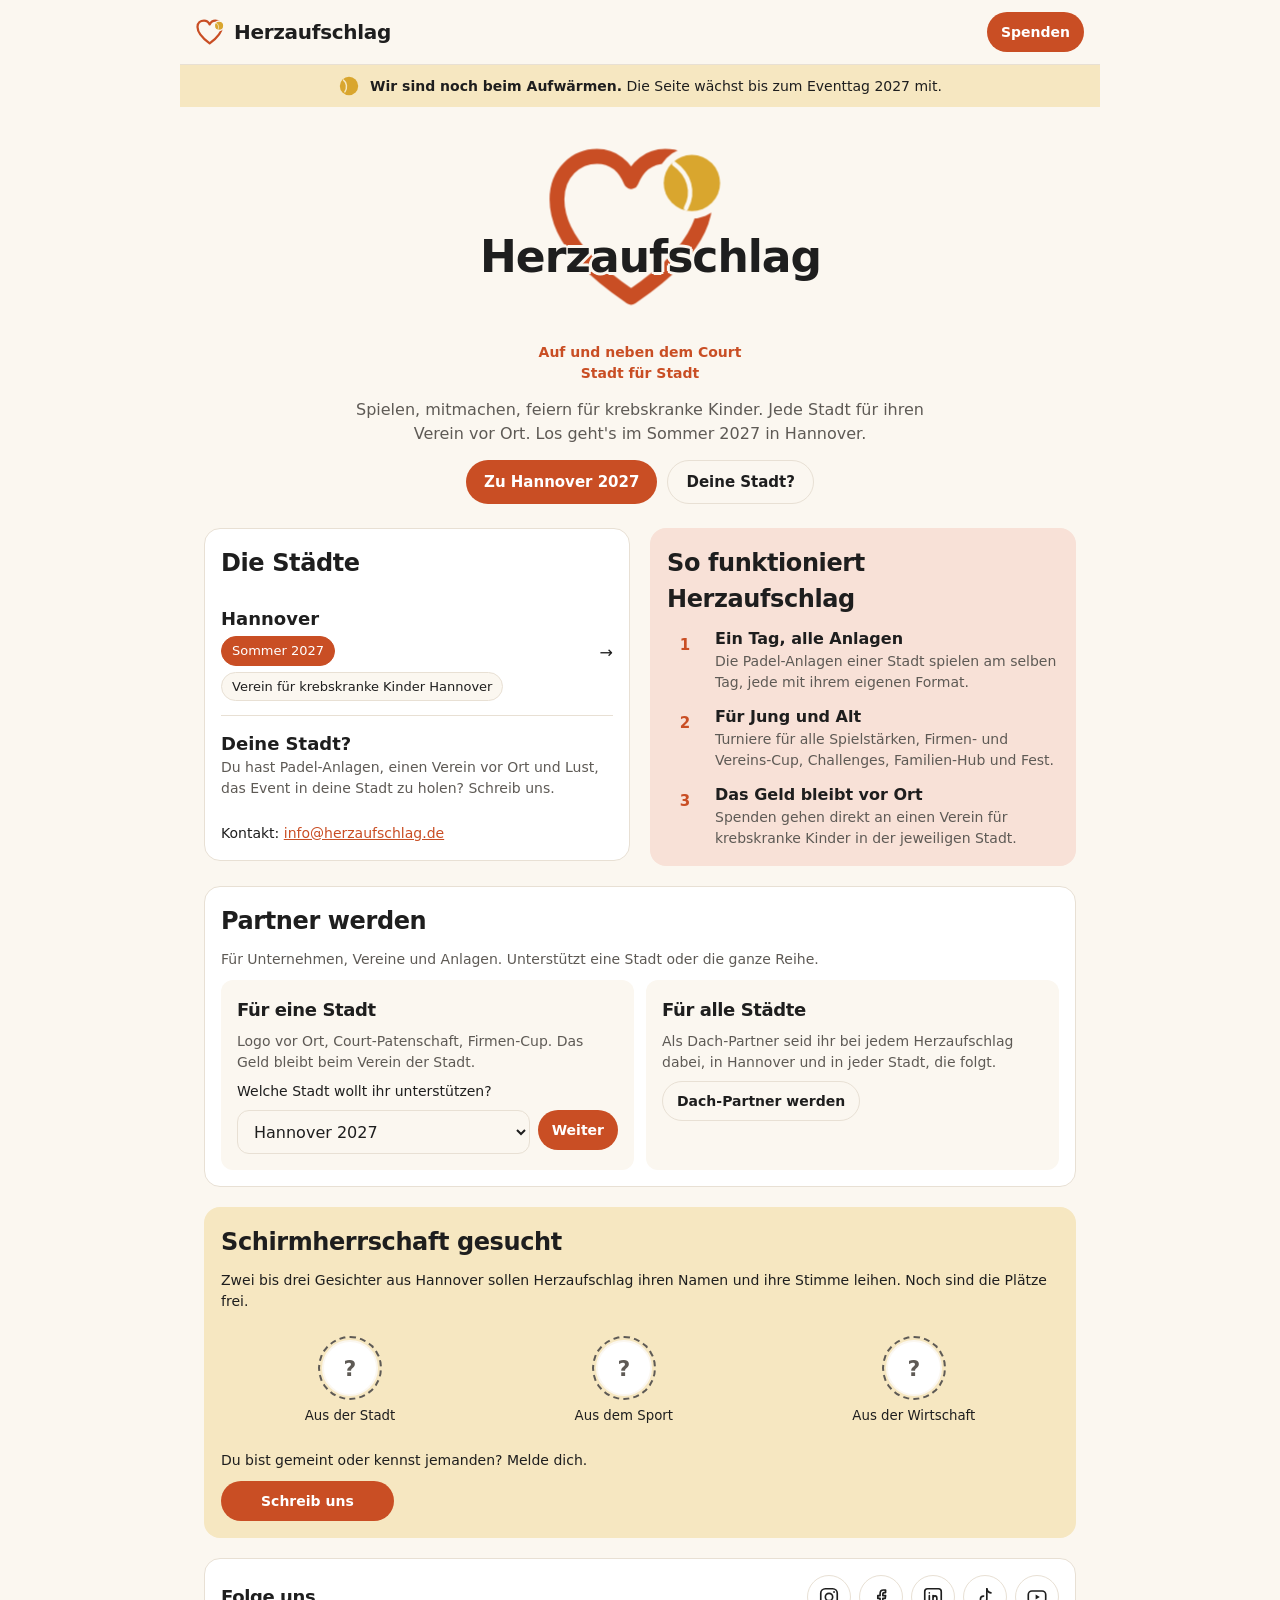
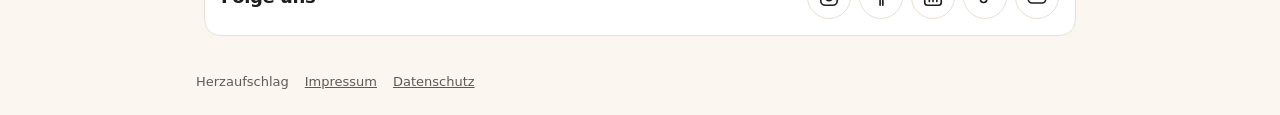
<file: index.html>
<!DOCTYPE html>
<html lang="de">
<head>
<meta charset="utf-8">
<meta name="robots" content="noindex, nofollow">
<meta name="viewport" content="width=device-width, initial-scale=1">
<title>Herzaufschlag – Auf und neben dem Court</title>
<meta name="description" content="Herzaufschlag: Charity-Fest auf und neben dem Court für krebskranke Kinder. Stadt für Stadt, Start 2027 in Hannover.">
<link rel="icon" href="assets/logo.svg" type="image/svg+xml">
<link rel="manifest" href="/manifest.json">
<link rel="apple-touch-icon" href="/assets/icons/apple-touch-icon.png">
<meta name="theme-color" content="#C94E24">
<meta name="apple-mobile-web-app-capable" content="yes">
<meta name="mobile-web-app-capable" content="yes">
<meta name="apple-mobile-web-app-title" content="Herzaufschlag">
<meta name="apple-mobile-web-app-status-bar-style" content="default">
<meta property="og:type" content="website">
<meta property="og:site_name" content="Herzaufschlag">
<meta property="og:title" content="Herzaufschlag – Auf und neben dem Court">
<meta property="og:description" content="Charity-Fest auf und neben dem Court für krebskranke Kinder. Stadt für Stadt, Start 2027 in Hannover.">
<meta property="og:url" content="http://herzaufschlag.de/">
<meta property="og:image" content="http://herzaufschlag.de/assets/og-image.png">
<meta property="og:image:width" content="1200">
<meta property="og:image:height" content="630">
<meta property="og:locale" content="de_DE">
<meta name="twitter:card" content="summary_large_image">
<link rel="stylesheet" href="assets/style.css?v=202611151402">
</head>
<body>
<div class="app">
  <header class="top">
    <a class="brand" href="./" aria-label="Herzaufschlag Startseite"><img src="assets/logo.svg" width="30" height="27" alt="">Herzaufschlag</a>
    <a class="btn btn-primary btn-sm" href="hannover/#spenden">Spenden</a>
  </header>
  <div class="notice" role="status">
    <svg viewBox="0 0 24 24" aria-hidden="true"><circle cx="12" cy="12" r="10" fill="var(--gold)"/><path d="M6 5.5c3.5 2.5 4.5 8.5 1.5 13" fill="none" stroke="var(--gold-soft)" stroke-width="1.6" stroke-linecap="round"/></svg>
    <span><b>Wir sind noch beim Aufwärmen.</b> Die Seite wächst bis zum Eventtag 2027 mit.</span>
  </div>

  <main class="page">
    <div class="hero">
      <div class="logo" role="img" aria-label="Herzaufschlag Logo">
        <svg width="150" height="132" viewBox="0 0 132 116" aria-hidden="true" class="mark"><defs><mask id="hih" maskUnits="userSpaceOnUse" x="-20" y="-20" width="180" height="160"><rect x="-20" y="-20" width="180" height="160" fill="white"/><circle cx="101" cy="27" r="24" fill="black"/></mask><mask id="hib" maskUnits="userSpaceOnUse" x="-20" y="-20" width="180" height="160"><rect x="-20" y="-20" width="180" height="160" fill="white"/><path d="M89 14 C 99 21, 103 33, 97 44" fill="none" stroke="black" stroke-width="3" stroke-linecap="round"/></mask></defs><g class="hz-heart"><path d="M60 104 C 47 95, 10 70, 10 38 C 10 20, 23 9, 37 9 C 48 9, 56 16, 60 26 C 64 16, 72 9, 83 9 C 97 9, 110 20, 110 38 C 110 70, 73 95, 60 104 Z" fill="none" stroke="var(--heart)" stroke-width="10" stroke-linejoin="round" mask="url(#hih)"/></g><g class="hz-ball"><circle cx="101" cy="27" r="19" fill="var(--gold)" mask="url(#hib)"/></g></svg>
        <h1 class="word">Herzaufschlag</h1>
      </div>
      <p class="tagline">Auf und neben dem Court<br>Stadt für Stadt</p>
      <p class="muted">Spielen, mitmachen, feiern für krebskranke Kinder. Jede Stadt für ihren Verein vor Ort. Los geht's im Sommer 2027 in Hannover.</p>
      <div class="actions">
        <a class="btn btn-primary" href="hannover/">Zu Hannover 2027</a>
        <a class="btn btn-ghost" href="#deine-stadt">Deine Stadt?</a>
      </div>
    </div>

    <div class="card">
      <h2>Die Städte</h2>
      <div>
        <a class="city" href="hannover/">
          <div><b>Hannover</b><div class="chips"><span class="chip live">Sommer 2027</span><span class="chip">Verein für krebskranke Kinder Hannover</span></div></div>
          <span aria-hidden="true">→</span>
        </a>
        <div class="city" id="deine-stadt">
          <div><b>Deine Stadt?</b><p class="small muted">Du hast Padel-Anlagen, einen Verein vor Ort und Lust, das Event in deine Stadt zu holen? Schreib uns.</p></div>
        </div>
      </div>
      <p class="small">Kontakt: <a href="mailto:info@herzaufschlag.de">info@herzaufschlag.de</a></p>
    </div>

    <div class="card accent">
      <h2>So funktioniert Herzaufschlag</h2>
      <ul class="list">
        <li class="row"><span class="dot">1</span><div><b>Ein Tag, alle Anlagen</b><p class="muted small">Die Padel-Anlagen einer Stadt spielen am selben Tag, jede mit ihrem eigenen Format.</p></div></li>
        <li class="row"><span class="dot">2</span><div><b>Für Jung und Alt</b><p class="muted small">Turniere für alle Spielstärken, Firmen- und Vereins-Cup, Challenges, Familien-Hub und Fest.</p></div></li>
        <li class="row"><span class="dot">3</span><div><b>Das Geld bleibt vor Ort</b><p class="muted small">Spenden gehen direkt an einen Verein für krebskranke Kinder in der jeweiligen Stadt.</p></div></li>
      </ul>
    </div>

    <div class="card wide partner" id="partner">
      <h2>Partner werden</h2>
      <p class="small muted">Für Unternehmen, Vereine und Anlagen. Unterstützt eine Stadt oder die ganze Reihe.</p>
      <div class="partner-paths">
        <div class="partner-path">
          <h3>Für eine Stadt</h3>
          <p class="small muted">Logo vor Ort, Court-Patenschaft, Firmen-Cup. Das Geld bleibt beim Verein der Stadt.</p>
          <label for="city-pick">Welche Stadt wollt ihr unterstützen?</label>
          <div class="city-pick">
            <select id="city-pick">
              <option value="hannover/#sponsor">Hannover 2027</option>
              <option value="mailto:info@herzaufschlag.de?subject=Herzaufschlag%20in%20unserer%20Stadt">Unsere Stadt fehlt</option>
            </select>
            <a class="btn btn-primary btn-sm" id="city-go" href="hannover/#sponsor">Weiter</a>
          </div>
        </div>
        <div class="partner-path">
          <h3>Für alle Städte</h3>
          <p class="small muted">Als Dach-Partner seid ihr bei jedem Herzaufschlag dabei, in Hannover und in jeder Stadt, die folgt.</p>
          <a class="btn btn-ghost btn-sm" href="mailto:info@herzaufschlag.de?subject=Dach-Partner%20Herzaufschlag">Dach-Partner werden</a>
        </div>
      </div>
    </div>

    <div class="card gold patrons wide">
      <h2>Schirmherrschaft gesucht</h2>
      <p class="small">Zwei bis drei Gesichter aus Hannover sollen Herzaufschlag ihren Namen und ihre Stimme leihen. Noch sind die Plätze frei.</p>
      <div class="patron-row">
        <div class="patron"><span class="ring"><span>?</span></span><small>Aus der Stadt</small></div>
        <div class="patron"><span class="ring"><span>?</span></span><small>Aus dem Sport</small></div>
        <div class="patron"><span class="ring"><span>?</span></span><small>Aus der Wirtschaft</small></div>
      </div>
      <p class="small">Du bist gemeint oder kennst jemanden? Melde dich.</p>
      <a class="btn btn-primary btn-sm" href="mailto:info@herzaufschlag.de?subject=Schirmherrschaft%20Herzaufschlag">Schreib uns</a>
    </div>
    <div class="card wide follow">
      <h3>Folge uns</h3>
      <div class="social icons"><a href="#" data-soon="Instagram" aria-label="Instagram (folgt)" title="Instagram – folgt bald"><svg viewBox="0 0 24 24" fill="none" stroke="currentColor" stroke-width="1.8" stroke-linecap="round" stroke-linejoin="round" aria-hidden="true"><rect x="3" y="3" width="18" height="18" rx="5"/><circle cx="12" cy="12" r="4"/><circle cx="17.5" cy="6.5" r="1" fill="currentColor" stroke="none"/></svg></a><a href="#" data-soon="Facebook" aria-label="Facebook (folgt)" title="Facebook – folgt bald"><svg viewBox="0 0 24 24" fill="none" stroke="currentColor" stroke-width="1.8" stroke-linecap="round" stroke-linejoin="round" aria-hidden="true"><path d="M14 21v-7.5h2.6l.4-3H14V8.7c0-.9.3-1.5 1.6-1.5H17V4.5c-.3 0-1.2-.1-2.3-.1-2.3 0-3.7 1.4-3.7 3.9v2.2H8.5v3H11V21"/></svg></a><a href="#" data-soon="LinkedIn" aria-label="LinkedIn (folgt)" title="LinkedIn – folgt bald"><svg viewBox="0 0 24 24" fill="none" stroke="currentColor" stroke-width="1.8" stroke-linecap="round" stroke-linejoin="round" aria-hidden="true"><rect x="3" y="3" width="18" height="18" rx="3"/><path d="M8 10.5V17M8 7.5v.01M12 17v-3.6c0-1.7 1-2.6 2.2-2.6s2 .9 2 2.6V17M12 10.5V17"/></svg></a><a href="#" data-soon="TikTok" aria-label="TikTok (folgt)" title="TikTok – folgt bald"><svg viewBox="0 0 24 24" fill="none" stroke="currentColor" stroke-width="1.8" stroke-linecap="round" stroke-linejoin="round" aria-hidden="true"><path d="M14 3v11.5a3.5 3.5 0 1 1-3.5-3.5"/><path d="M14 3c.4 2.6 2 4.2 4.5 4.5"/></svg></a><a href="#" data-soon="YouTube" aria-label="YouTube (folgt)" title="YouTube – folgt bald"><svg viewBox="0 0 24 24" fill="none" stroke="currentColor" stroke-width="1.8" stroke-linecap="round" stroke-linejoin="round" aria-hidden="true"><rect x="2.5" y="5.5" width="19" height="13" rx="4"/><path d="M10.5 9.3v5.4l4.6-2.7z" fill="currentColor" stroke="none"/></svg></a></div>
    </div>
  </main>

  <footer class="foot">
    <span>Herzaufschlag</span>
    <a href="impressum.html">Impressum</a>
    <a href="datenschutz.html">Datenschutz</a>
  </footer>
</div>
<script>
(function(){
  var sel=document.getElementById('city-pick'), go=document.getElementById('city-go');
  if(sel&&go) sel.addEventListener('change',function(){ go.href=sel.value; });
})();
</script>
<script src="assets/fx.js?v=202611151402" defer></script>
<div id="toast" class="toast" role="status" aria-live="polite"></div>
</body>
</html>
</file>
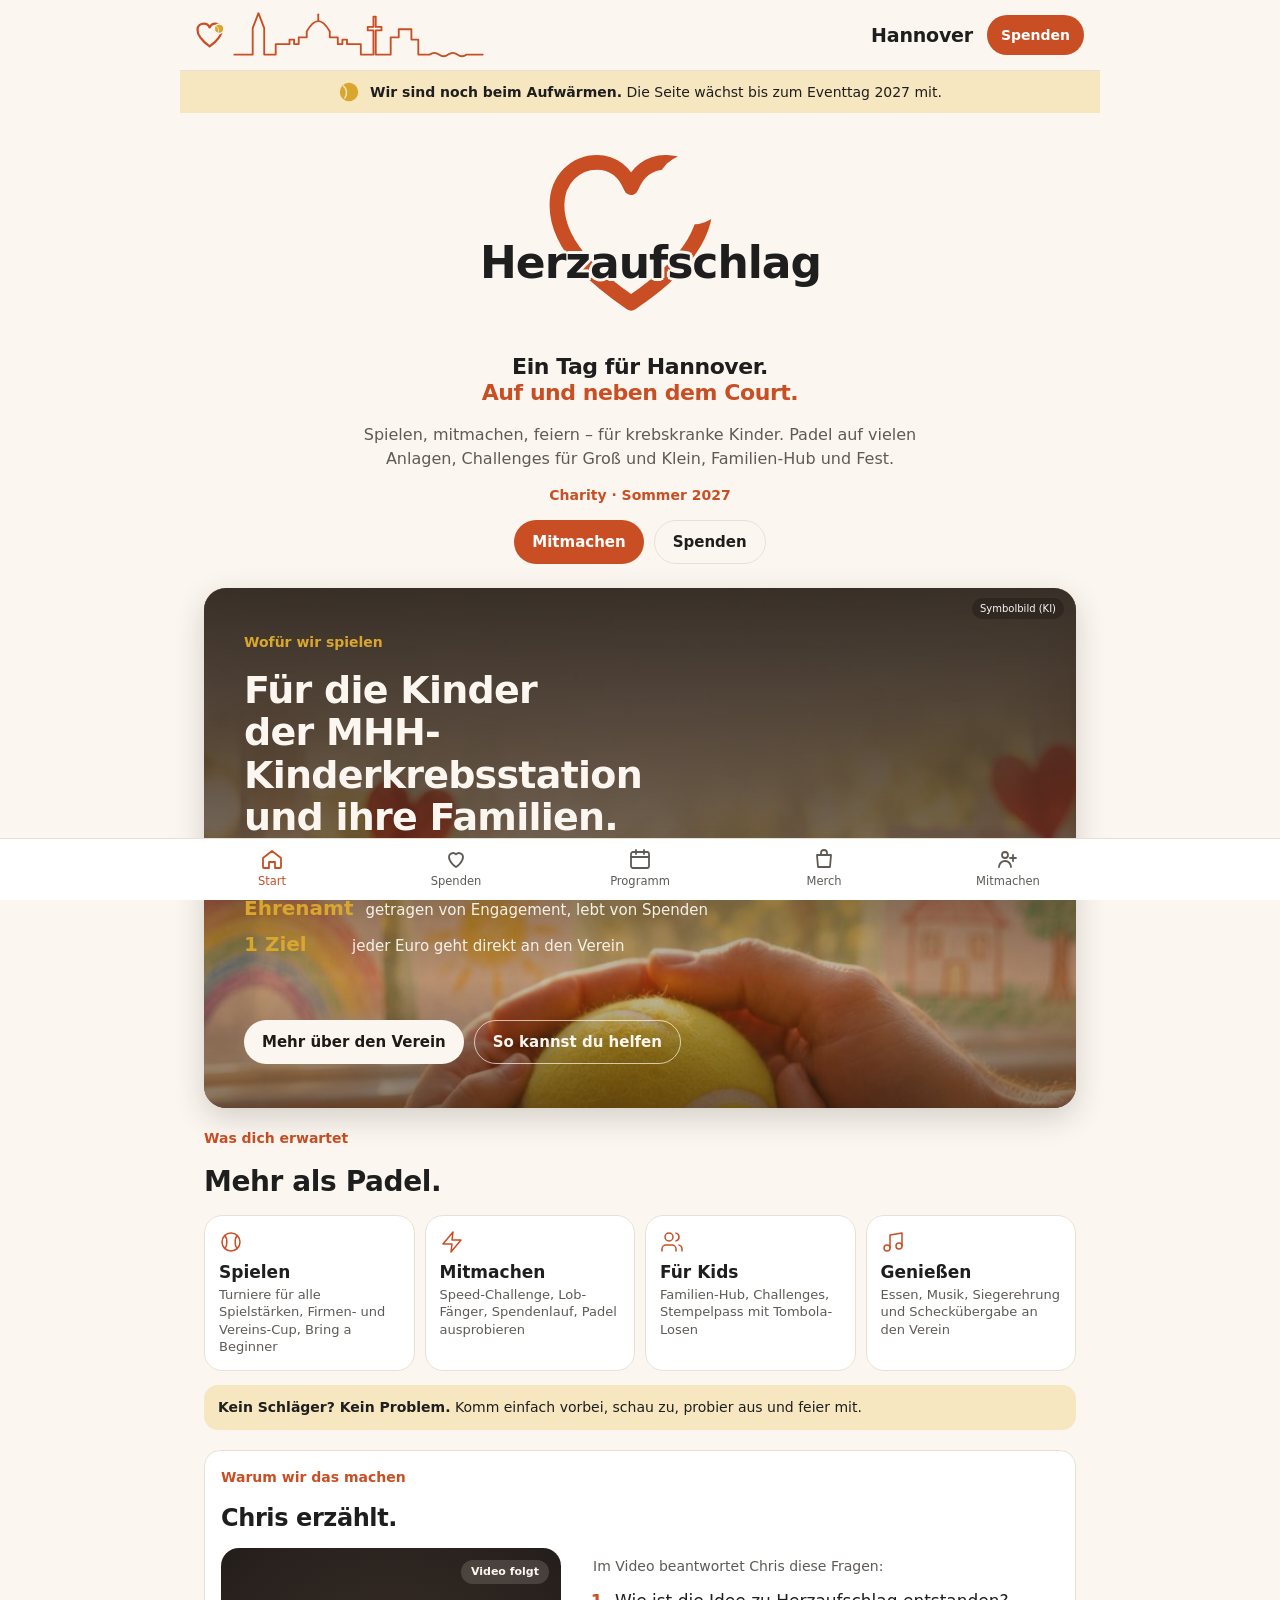
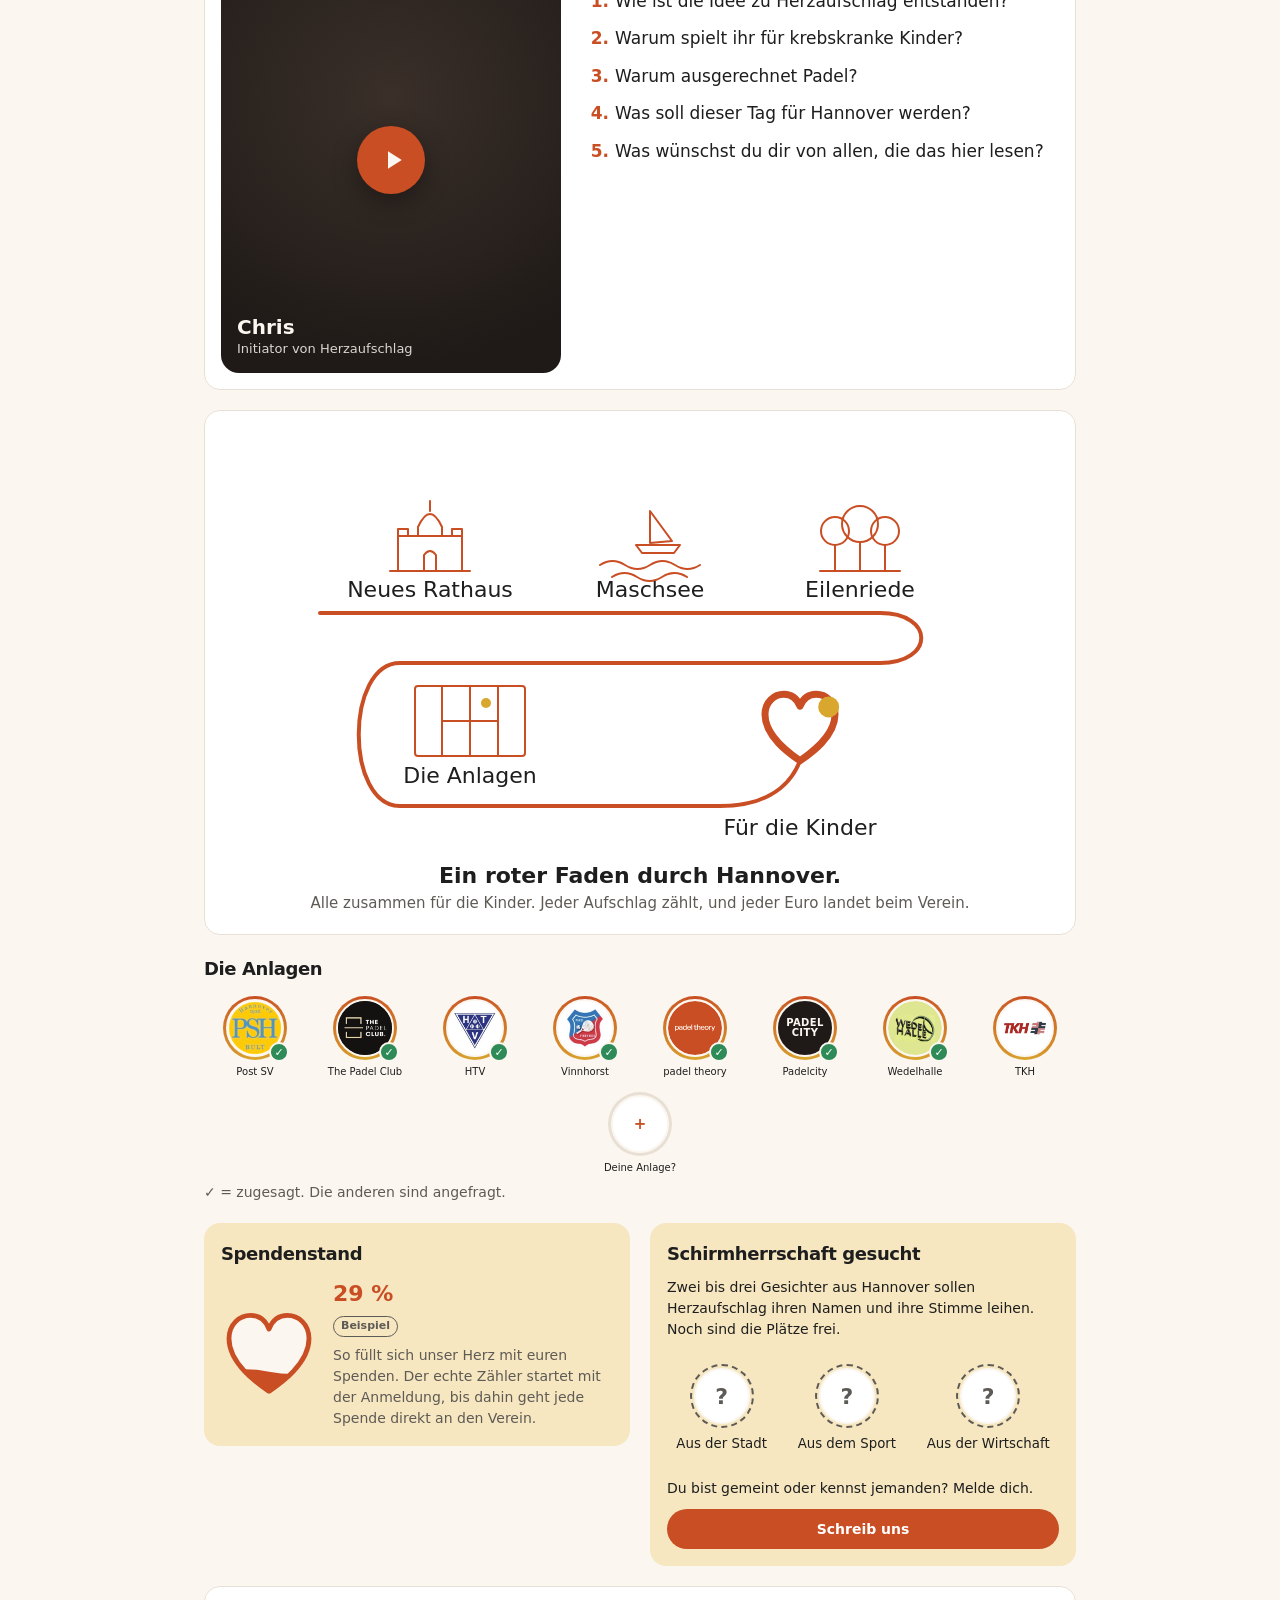
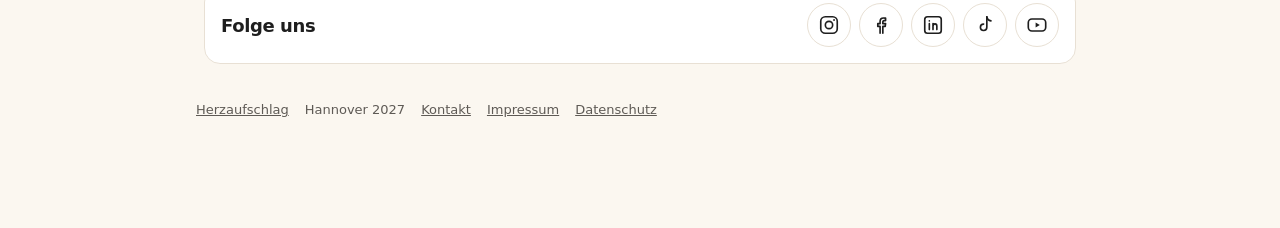
<file: hannover/index.html>
<!DOCTYPE html>
<html lang="de">
<head>
<meta charset="utf-8">
<meta name="robots" content="noindex, nofollow">
<meta name="viewport" content="width=device-width, initial-scale=1">
<title>Herzaufschlag Hannover 2027</title>
<meta name="description" content="Herzaufschlag: Ein Tag für Hannover. Auf und neben dem Court. Spielen, mitmachen, feiern für den Verein für krebskranke Kinder Hannover.">
<link rel="icon" href="../assets/logo.svg" type="image/svg+xml">
<link rel="manifest" href="/manifest.json">
<link rel="apple-touch-icon" href="/assets/icons/apple-touch-icon.png">
<meta name="theme-color" content="#C94E24">
<meta name="apple-mobile-web-app-capable" content="yes">
<meta name="mobile-web-app-capable" content="yes">
<meta name="apple-mobile-web-app-title" content="Herzaufschlag">
<meta name="apple-mobile-web-app-status-bar-style" content="default">
<meta property="og:type" content="website">
<meta property="og:site_name" content="Herzaufschlag">
<meta property="og:title" content="Herzaufschlag Hannover 2027">
<meta property="og:description" content="Ein Tag für Hannover. Auf und neben dem Court. Padel, Mitmach-Challenges, Familienprogramm und Fest für den Verein für krebskranke Kinder Hannover.">
<meta property="og:url" content="http://herzaufschlag.de/hannover/">
<meta property="og:image" content="http://herzaufschlag.de/assets/og-image.png">
<meta property="og:image:width" content="1200">
<meta property="og:image:height" content="630">
<meta property="og:locale" content="de_DE">
<meta name="twitter:card" content="summary_large_image">
<link rel="stylesheet" href="../assets/style.css?v=202611151402">
</head>
<body>
<svg width="0" height="0" style="position:absolute" aria-hidden="true"><defs><symbol id="i-ball" viewBox="0 0 24 24" fill="none" stroke="currentColor" stroke-width="1.5" stroke-linecap="round" stroke-linejoin="round"><circle cx="12" cy="12" r="9"/><path d="M5.6 5.6c3 2.6 3 10.2 0 12.8M18.4 5.6c-3 2.6-3 10.2 0 12.8"/></symbol><symbol id="i-zap" viewBox="0 0 24 24" fill="none" stroke="currentColor" stroke-width="1.5" stroke-linecap="round" stroke-linejoin="round"><path d="M13 2 3 14h9l-1 8 10-12h-9l1-8z"/></symbol><symbol id="i-users" viewBox="0 0 24 24" fill="none" stroke="currentColor" stroke-width="1.5" stroke-linecap="round" stroke-linejoin="round"><path d="M16 21v-2a4 4 0 0 0-4-4H6a4 4 0 0 0-4 4v2"/><circle cx="9" cy="7" r="4"/><path d="M22 21v-2a4 4 0 0 0-3-3.87M16 3.13a4 4 0 0 1 0 7.75"/></symbol><symbol id="i-music" viewBox="0 0 24 24" fill="none" stroke="currentColor" stroke-width="1.5" stroke-linecap="round" stroke-linejoin="round"><path d="M9 18V5l12-2v13"/><circle cx="6" cy="18" r="3"/><circle cx="18" cy="16" r="3"/></symbol><symbol id="i-heart" viewBox="0 0 24 24" fill="none" stroke="currentColor" stroke-width="1.5" stroke-linecap="round" stroke-linejoin="round"><path d="M19 14c1.49-1.46 3-3.21 3-5.5A5.5 5.5 0 0 0 16.5 3c-1.76 0-3 .5-4.5 2-1.5-1.5-2.74-2-4.5-2A5.5 5.5 0 0 0 2 8.5c0 2.3 1.5 4.05 3 5.5l7 7Z"/></symbol><symbol id="i-trophy" viewBox="0 0 24 24" fill="none" stroke="currentColor" stroke-width="1.5" stroke-linecap="round" stroke-linejoin="round"><path d="M6 9H4.5a2.5 2.5 0 0 1 0-5H6M18 9h1.5a2.5 2.5 0 0 0 0-5H18M4 22h16M10 14.66V17c0 .55-.47.98-.97 1.21C7.85 18.75 7 20.24 7 22M14 14.66V17c0 .55.47.98.97 1.21C16.15 18.75 17 20.24 17 22M18 2H6v7a6 6 0 0 0 12 0V2Z"/></symbol><symbol id="i-activity" viewBox="0 0 24 24" fill="none" stroke="currentColor" stroke-width="1.5" stroke-linecap="round" stroke-linejoin="round"><path d="M22 12h-4l-3 9L9 3l-3 9H2"/></symbol><symbol id="i-home" viewBox="0 0 24 24" fill="none" stroke="currentColor" stroke-width="1.5" stroke-linecap="round" stroke-linejoin="round"><path d="M3 9l9-7 9 7v11a2 2 0 0 1-2 2H5a2 2 0 0 1-2-2z"/><path d="M9 22V12h6v10"/></symbol><symbol id="i-gift" viewBox="0 0 24 24" fill="none" stroke="currentColor" stroke-width="1.5" stroke-linecap="round" stroke-linejoin="round"><rect x="3" y="8" width="18" height="4" rx="1"/><path d="M12 8v13M19 12v7a2 2 0 0 1-2 2H7a2 2 0 0 1-2-2v-7M7.5 8a2.5 2.5 0 0 1 0-5C10 3 12 8 12 8s2-5 4.5-5a2.5 2.5 0 0 1 0 5"/></symbol><symbol id="i-megaphone" viewBox="0 0 24 24" fill="none" stroke="currentColor" stroke-width="1.5" stroke-linecap="round" stroke-linejoin="round"><path d="m3 11 18-5v12L3 14v-3z"/><path d="M11.6 16.8a3 3 0 1 1-5.8-1.6"/></symbol><symbol id="i-egg" viewBox="0 0 24 24" fill="none" stroke="currentColor" stroke-width="1.5" stroke-linecap="round" stroke-linejoin="round"><path d="M12 22c6.23-.05 7.87-5.57 7.5-10-.36-4.34-3.95-9.96-7.5-10-3.55.04-7.14 5.66-7.5 10-.37 4.43 1.27 9.95 7.5 10z"/></symbol><symbol id="i-wall" viewBox="0 0 24 24" fill="none" stroke="currentColor" stroke-width="1.5" stroke-linecap="round" stroke-linejoin="round"><rect x="3" y="4" width="18" height="16" rx="2"/><path d="M3 9.33h18M3 14.67h18M9 4v5.33M15 9.33v5.34M9 14.67V20"/></symbol><symbol id="i-target" viewBox="0 0 24 24" fill="none" stroke="currentColor" stroke-width="1.5" stroke-linecap="round" stroke-linejoin="round"><circle cx="12" cy="12" r="9"/><circle cx="12" cy="12" r="5"/><circle cx="12" cy="12" r="1"/></symbol><symbol id="i-can" viewBox="0 0 24 24" fill="none" stroke="currentColor" stroke-width="1.5" stroke-linecap="round" stroke-linejoin="round"><ellipse cx="12" cy="5" rx="7" ry="2.5"/><path d="M5 5v14c0 1.38 3.13 2.5 7 2.5s7-1.12 7-2.5V5"/></symbol><symbol id="i-timer" viewBox="0 0 24 24" fill="none" stroke="currentColor" stroke-width="1.5" stroke-linecap="round" stroke-linejoin="round"><path d="M10 2h4M12 14l3-3"/><circle cx="12" cy="14" r="8"/></symbol><symbol id="i-pencil" viewBox="0 0 24 24" fill="none" stroke="currentColor" stroke-width="1.5" stroke-linecap="round" stroke-linejoin="round"><path d="M17 3a2.85 2.83 0 1 1 4 4L7.5 20.5 2 22l1.5-5.5Z"/></symbol></defs></svg>
<div class="app with-tabs">
  <header class="top">
    <a class="brand city-a" href="../" aria-label="Hannover, alle Städte"><img src="../assets/logo.svg" width="30" height="27" alt=""><svg class="skyline" viewBox="0 0 220 40" aria-hidden="true"><path class="sk-line" pathLength="1" d="M2 37 H18 V14 L23 1 L28 14 V37 H38 V28 H50 V24 H54 V28 H58 V22 H65 V17 Q75 -1 85 17 V22 H92 V28 H96 V24 H100 V28 H112 V37 H123 V16 H118 V13 H123 V4 H125 V13 H130 V16 H125 V37 H138 V22 H145 V15 H156 V24 H162 V37 H172 Q176 34 180 37 T188 37 T196 37 T204 37 H218"/><path class="sk-line sk-lantern" pathLength="1" d="M75 8 V2"/></svg></a>
    <span class="city-name" aria-hidden="true">Hannover</span>
    <a class="btn btn-primary btn-sm" href="#spenden">Spenden</a>
  </header>
  <div class="notice" role="status">
    <svg viewBox="0 0 24 24" aria-hidden="true"><circle cx="12" cy="12" r="10" fill="var(--gold)"/><path d="M6 5.5c3.5 2.5 4.5 8.5 1.5 13" fill="none" stroke="var(--gold-soft)" stroke-width="1.6" stroke-linecap="round"/></svg>
    <span><b>Wir sind noch beim Aufwärmen.</b> Die Seite wächst bis zum Eventtag 2027 mit.</span>
  </div>

  <main>
    <!-- START -->
    <section class="view" id="view-start" aria-labelledby="h-start">
      <div class="hero">
        <div class="logo" role="img" aria-label="Herzaufschlag Logo">
          <svg width="150" height="132" viewBox="0 0 132 116" aria-hidden="true" class="mark"><defs><mask id="hah" maskUnits="userSpaceOnUse" x="-20" y="-20" width="180" height="160"><rect x="-20" y="-20" width="180" height="160" fill="white"/><circle cx="101" cy="27" r="24" fill="black"/></mask><mask id="hab" maskUnits="userSpaceOnUse" x="-20" y="-20" width="180" height="160"><rect x="-20" y="-20" width="180" height="160" fill="white"/><path d="M89 14 C 99 21, 103 33, 97 44" fill="none" stroke="black" stroke-width="3" stroke-linecap="round"/></mask></defs><g class="hz-heart"><path d="M60 104 C 47 95, 10 70, 10 38 C 10 20, 23 9, 37 9 C 48 9, 56 16, 60 26 C 64 16, 72 9, 83 9 C 97 9, 110 20, 110 38 C 110 70, 73 95, 60 104 Z" fill="none" stroke="var(--heart)" stroke-width="10" stroke-linejoin="round" mask="url(#hah)"/></g><g class="hz-ball"><circle cx="101" cy="27" r="19" fill="var(--gold)" mask="url(#hab)"/></g></svg>
          <h1 class="word" id="h-start">Herzaufschlag</h1>
        </div>
        <p class="claim">Ein Tag für Hannover.<br><span>Auf und neben dem Court.</span></p>
        <p class="muted">Spielen, mitmachen, feiern – für krebskranke Kinder. Padel auf vielen Anlagen, Challenges für Groß und Klein, Familien-Hub und Fest.</p>
        <p class="tagline">Charity · Sommer 2027</p>
        <div class="actions">
          <a class="btn btn-primary" href="#mitmachen">Mitmachen</a>
          <a class="btn btn-ghost" href="#spenden">Spenden</a>
        </div>
      </div>

      <section class="mission zoom-photo" aria-labelledby="h-mission">
        <div class="zoom-frame"><img src="../assets/hero/mission.jpg" alt="" loading="lazy" decoding="async"></div>
        <div class="mission-in">
          <p class="eyebrow">Wofür wir spielen</p>
          <h2 id="h-mission">Für die Kinder der MHH-Kinderkrebsstation und ihre Familien.</h2>
          <ul class="mission-facts">
            <li><b>1984</b><span>von betroffenen Eltern gegründet</span></li>
            <li><b>Ehrenamt</b><span>getragen von Engagement, lebt von Spenden</span></li>
            <li><b>1 Ziel</b><span>jeder Euro geht direkt an den Verein</span></li>
          </ul>
          <div class="actions left">
            <a class="btn btn-light" href="#partner">Mehr über den Verein</a>
            <a class="btn btn-outline-light" href="#spenden">So kannst du helfen</a>
          </div>
        </div>
        <small class="ki-hint">Symbolbild (KI)</small>
      </section>

      <section class="pillars" aria-labelledby="h-pillars">
        <p class="eyebrow">Was dich erwartet</p>
        <h2 id="h-pillars">Mehr als Padel.</h2>
        <div class="pillar-grid">
          <a class="pillar" href="#programm"><span class="p-ico"><svg class="ico" aria-hidden="true"><use href="#i-ball"/></svg></span><b>Spielen</b><small>Turniere für alle Spielstärken, Firmen- und Vereins-Cup, Bring a Beginner</small></a>
          <a class="pillar" href="#programm"><span class="p-ico"><svg class="ico" aria-hidden="true"><use href="#i-zap"/></svg></span><b>Mitmachen</b><small>Speed-Challenge, Lob-Fänger, Spendenlauf, Padel ausprobieren</small></a>
          <a class="pillar" href="#programm"><span class="p-ico"><svg class="ico" aria-hidden="true"><use href="#i-users"/></svg></span><b>Für Kids</b><small>Familien-Hub, Challenges, Stempelpass mit Tombola-Losen</small></a>
          <a class="pillar" href="#programm"><span class="p-ico"><svg class="ico" aria-hidden="true"><use href="#i-music"/></svg></span><b>Genießen</b><small>Essen, Musik, Siegerehrung und Scheckübergabe an den Verein</small></a>
        </div>
        <p class="no-racket"><b>Kein Schläger? Kein Problem.</b> Komm einfach vorbei, schau zu, probier aus und feier mit.</p>
      </section>

      <section class="interview card wide" aria-labelledby="h-why">
        <p class="eyebrow">Warum wir das machen</p>
        <h2 id="h-why">Chris erzählt.</h2>
        <div class="iv-video" role="img" aria-label="Video folgt">
          <span class="iv-play" aria-hidden="true"><svg viewBox="0 0 24 24"><path d="M8 5v14l11-7z" fill="currentColor"/></svg></span>
          <span class="iv-soon">Video folgt</span>
          <span class="iv-name"><b>Chris</b><small>Initiator von Herzaufschlag</small></span>
        </div>
        <p class="small muted">Im Video beantwortet Chris diese Fragen:</p>
        <ol class="iv-q">
          <li>Wie ist die Idee zu Herzaufschlag entstanden?</li>
          <li>Warum spielt ihr für krebskranke Kinder?</li>
          <li>Warum ausgerechnet Padel?</li>
          <li>Was soll dieser Tag für Hannover werden?</li>
          <li>Was wünschst du dir von allen, die das hier lesen?</li>
        </ol>
      </section>

      <figure class="faden" aria-labelledby="faden-cap">
        <svg viewBox="0 0 640 420" role="img" aria-label="Ein roter Faden führt vom Neuen Rathaus über den Maschsee und die Eilenriede zu den Padel-Anlagen und endet in einem Herz">
          <path class="thread" pathLength="1" d="M0 182 H560 C615 182 615 232 560 232 H80 C25 232 25 375 80 375 H400 C440 375 468 360 480 330"/>
          <g class="st" style="--d:.2s"><path d="M70 140 H150 M78 140 V105 H142 V140 M98 105 V96 Q110 70 122 96 V105 M110 80 V70 M78 105 V98 H88 V105 M132 105 V98 H142 V105 M104 140 V124 Q110 116 116 124 V140"/><text x="110" y="166">Neues Rathaus</text></g>
          <g class="st" style="--d:.7s"><path d="M330 112 V80 L352 110 Z M316 114 H360 L354 122 H322 Z M280 134 q12.5 -8 25 0 t25 0 t25 0 t25 0 M292 146 q12.5 -8 25 0 t25 0 t25 0"/><text x="330" y="166">Maschsee</text></g>
          <g class="st" style="--d:1.1s"><path d="M500 140 H580 M515 114 V140 M540 112 V140 M565 114 V140"/><circle cx="515" cy="100" r="14"/><circle cx="540" cy="93" r="18"/><circle cx="565" cy="100" r="14"/><text x="540" y="166">Eilenriede</text></g>
          <g class="st" style="--d:1.7s"><rect x="95" y="255" width="110" height="70" rx="3"/><path d="M150 255 V325 M122 255 V325 M178 255 V325 M122 290 H178"/><circle class="ball" cx="166" cy="272" r="5"/><text x="150" y="352">Die Anlagen</text></g>
          <g class="st heart" style="--d:2.3s"><g transform="translate(438 257) scale(.7)"><path d="M60 104 C 47 95, 10 70, 10 38 C 10 20, 23 9, 37 9 C 48 9, 56 16, 60 26 C 64 16, 72 9, 83 9 C 97 9, 110 20, 110 38 C 110 70, 73 95, 60 104 Z"/><circle class="ball" cx="101" cy="27" r="15"/></g><text x="480" y="404">Für die Kinder</text></g>
        </svg>
        <figcaption id="faden-cap"><b>Ein roter Faden durch Hannover.</b><span>Alle zusammen für die Kinder. Jeder Aufschlag zählt, und jeder Euro landet beim Verein.</span></figcaption>
      </figure>

      <div>
        <h3 style="margin-bottom:10px">Die Anlagen</h3>
        <div class="stories" aria-label="Anlagen">
          <a class="story ok" href="#programm"><span class="ring"><span class="logo-in"><img src="../assets/partner/post-sv.png" alt="Post SV"></span><span class="ok-badge" aria-label="zugesagt">✓</span></span><small>Post SV</small></a>
          <a class="story ok" href="#programm"><span class="ring"><span class="logo-in dark"><img src="../assets/partner/the-padel-club-rund.png" alt="The Padel Club"></span><span class="ok-badge" aria-label="zugesagt">✓</span></span><small>The Padel Club</small></a>
          <a class="story ok" href="#programm"><span class="ring"><span class="logo-in"><img src="../assets/partner/htv-rund.png" alt="HTV"></span><span class="ok-badge" aria-label="zugesagt">✓</span></span><small>HTV</small></a>
          <a class="story ok" href="#programm"><span class="ring"><span class="logo-in"><img src="../assets/partner/padel-vinnhorst-rund.png" alt="Padel Vinnhorst"></span><span class="ok-badge" aria-label="zugesagt">✓</span></span><small>Vinnhorst</small></a>
          <a class="story ok" href="#programm"><span class="ring"><span class="logo-in"><img src="../assets/partner/padel-theory-rund.png" alt="padel theory"></span><span class="ok-badge" aria-label="zugesagt">✓</span></span><small>padel theory</small></a>
          <a class="story ok" href="#programm"><span class="ring"><span class="logo-in pc"><span>Padel<br>city</span></span><span class="ok-badge" aria-label="zugesagt">✓</span></span><small>Padelcity</small></a>
          <a class="story ok" href="#programm"><span class="ring"><span class="logo-in"><img src="../assets/partner/wedelhalle-rund.png" alt="Wedelhalle"></span><span class="ok-badge" aria-label="zugesagt">✓</span></span><small>Wedelhalle</small></a>
          <a class="story" href="#programm"><span class="ring"><span class="logo-in"><img src="../assets/partner/tkh-rund.png" alt="TKH"></span></span><small>TKH</small></a>
          <a class="story" href="#mitmachen"><span class="ring add"><span>+</span></span><small>Deine Anlage?</small></a>
        </div>
        <p class="small muted">✓ = zugesagt. Die anderen sind angefragt.</p>
      </div>

      <div class="card gold">
        <h3>Spendenstand</h3>
        <div class="barometer" id="spendenherz" data-pct="0" data-preview="true">
          <svg viewBox="0 0 120 112" aria-hidden="true"><defs><clipPath id="bmclip"><path d="M60 104 C 47 95, 10 70, 10 38 C 10 20, 23 9, 37 9 C 48 9, 56 16, 60 26 C 64 16, 72 9, 83 9 C 97 9, 110 20, 110 38 C 110 70, 73 95, 60 104 Z"/></clipPath></defs>
            <g clip-path="url(#bmclip)"><rect class="bm-bg" x="0" y="0" width="120" height="112"/><g class="bm-liquid" transform="translate(0,118)"><path class="bm-wave" d="M-120 6 Q -90 0 -60 6 T 0 6 T 60 6 T 120 6 T 180 6 T 240 6 V 140 H -120 Z"/></g></g>
            <path d="M60 104 C 47 95, 10 70, 10 38 C 10 20, 23 9, 37 9 C 48 9, 56 16, 60 26 C 64 16, 72 9, 83 9 C 97 9, 110 20, 110 38 C 110 70, 73 95, 60 104 Z" fill="none" stroke="var(--heart)" stroke-width="6" stroke-linejoin="round"/></svg>
          <div class="bm-text"><b class="bm-pct">Vorschau</b><small class="bm-tag">Beispiel</small><span class="small muted">So füllt sich unser Herz mit euren Spenden. Der echte Zähler startet mit der Anmeldung, bis dahin geht jede Spende direkt an den Verein.</span></div>
        </div>
      </div>

      <div class="card gold patrons">
        <h3>Schirmherrschaft gesucht</h3>
        <p class="small">Zwei bis drei Gesichter aus Hannover sollen Herzaufschlag ihren Namen und ihre Stimme leihen. Noch sind die Plätze frei.</p>
        <div class="patron-row">
          <div class="patron"><span class="ring"><span>?</span></span><small>Aus der Stadt</small></div>
          <div class="patron"><span class="ring"><span>?</span></span><small>Aus dem Sport</small></div>
          <div class="patron"><span class="ring"><span>?</span></span><small>Aus der Wirtschaft</small></div>
        </div>
        <p class="small">Du bist gemeint oder kennst jemanden? Melde dich.</p>
        <a class="btn btn-primary btn-sm" href="mailto:info@herzaufschlag.de?subject=Schirmherrschaft%20Herzaufschlag">Schreib uns</a>
      </div>

      <div class="card wide follow">
        <h3>Folge uns</h3>
        <div class="social icons"><a href="#" data-soon="Instagram" aria-label="Instagram (folgt)" title="Instagram – folgt bald"><svg viewBox="0 0 24 24" fill="none" stroke="currentColor" stroke-width="1.8" stroke-linecap="round" stroke-linejoin="round" aria-hidden="true"><rect x="3" y="3" width="18" height="18" rx="5"/><circle cx="12" cy="12" r="4"/><circle cx="17.5" cy="6.5" r="1" fill="currentColor" stroke="none"/></svg></a><a href="#" data-soon="Facebook" aria-label="Facebook (folgt)" title="Facebook – folgt bald"><svg viewBox="0 0 24 24" fill="none" stroke="currentColor" stroke-width="1.8" stroke-linecap="round" stroke-linejoin="round" aria-hidden="true"><path d="M14 21v-7.5h2.6l.4-3H14V8.7c0-.9.3-1.5 1.6-1.5H17V4.5c-.3 0-1.2-.1-2.3-.1-2.3 0-3.7 1.4-3.7 3.9v2.2H8.5v3H11V21"/></svg></a><a href="#" data-soon="LinkedIn" aria-label="LinkedIn (folgt)" title="LinkedIn – folgt bald"><svg viewBox="0 0 24 24" fill="none" stroke="currentColor" stroke-width="1.8" stroke-linecap="round" stroke-linejoin="round" aria-hidden="true"><rect x="3" y="3" width="18" height="18" rx="3"/><path d="M8 10.5V17M8 7.5v.01M12 17v-3.6c0-1.7 1-2.6 2.2-2.6s2 .9 2 2.6V17M12 10.5V17"/></svg></a><a href="#" data-soon="TikTok" aria-label="TikTok (folgt)" title="TikTok – folgt bald"><svg viewBox="0 0 24 24" fill="none" stroke="currentColor" stroke-width="1.8" stroke-linecap="round" stroke-linejoin="round" aria-hidden="true"><path d="M14 3v11.5a3.5 3.5 0 1 1-3.5-3.5"/><path d="M14 3c.4 2.6 2 4.2 4.5 4.5"/></svg></a><a href="#" data-soon="YouTube" aria-label="YouTube (folgt)" title="YouTube – folgt bald"><svg viewBox="0 0 24 24" fill="none" stroke="currentColor" stroke-width="1.8" stroke-linecap="round" stroke-linejoin="round" aria-hidden="true"><rect x="2.5" y="5.5" width="19" height="13" rx="4"/><path d="M10.5 9.3v5.4l4.6-2.7z" fill="currentColor" stroke="none"/></svg></a></div>
      </div>
    </section>

    <!-- SPENDEN -->
    <section class="view" id="view-spenden" aria-labelledby="h-spenden">
      <h2 id="h-spenden">Spenden</h2>
      <div class="card accent">
        <h3>Direkt an den Verein</h3>
        <p>Deine Spende geht ohne Umweg an den Verein für krebskranke Kinder Hannover. Die Spendenquittung stellt der Verein aus.</p>
        <div class="amounts" role="group" aria-label="Betrag wählen">
          <button type="button" class="amt" aria-pressed="false">10 €</button>
          <button type="button" class="amt" aria-pressed="true">20 €</button>
          <button type="button" class="amt" aria-pressed="false">50 €</button>
          <button type="button" class="amt" aria-pressed="false">100 €</button>
          <button type="button" class="amt other" aria-pressed="false">Anderer Betrag</button>
        </div>
        <input class="amt-input" id="amt-other" type="number" inputmode="numeric" min="1" placeholder="Betrag in €" hidden>
        <span class="btn btn-primary btn-disabled" aria-disabled="true" style="align-self:flex-start">Spenden startet bald</span>
        <p class="note">Wir stimmen den Spendenweg gerade mit dem Verein ab. Sobald es losgeht, kannst du hier direkt spenden.</p>
      </div>
      <div class="card herzwand-card">
        <div class="hw-head"><h3>Die Herzwand</h3><small class="bm-tag">Vorschau mit Beispielen</small></div>
        <p class="small">Jede Spende wird ein Herz. Wer mag, zeigt seinen Namen und einen Gruß. Ohne Beträge, ohne Rangliste.</p>
        <p class="hw-ticker" aria-live="polite"><span id="hw-tick">Gerade eben: Dieter F. 🎾 Für die Kids! 💪</span></p>
        <div class="hw-wall" id="hw-wall" role="list" aria-label="Herzwand"></div>
        <p class="hw-detail" id="hw-detail">Tipp ein Herz an.</p>

        <details class="hw-try">
          <summary>So erscheinst du auf der Herzwand</summary>
          <div class="hw-form">
            <label class="hw-switch"><input type="checkbox" id="hw-show"> Meinen Namen zeigen</label>
            <div class="hw-row" id="hw-name-row" hidden><label for="hw-name">Vorname und Initial</label><input id="hw-name" maxlength="20" placeholder="z. B. Dieter F."></div>
            <div class="hw-row"><span class="hw-lbl">Gruß</span><div class="hw-chips" id="hw-msgs"></div></div>
            <div class="hw-row" id="hw-ort-row" hidden><label for="hw-ort">Stadtteil</label><select id="hw-ort"></select></div>
            <div class="hw-row"><span class="hw-lbl">Emoji</span><div class="hw-chips" id="hw-emos"></div></div>
            <div class="hw-preview"><span class="hw-heart big">❤</span><span id="hw-prev">Anonym ❤️</span></div>
            <p class="note">Nur zur Ansicht: Gespeichert wird hier nichts. Später wählst du das direkt beim Spenden.</p>
          </div>
        </details>
      </div>

      <div class="card">
        <h3>Weitere Wege zu helfen</h3>
        <ul class="list">
          <li class="row"><span class="dot">€</span><div><b>Startgeld</b><p class="muted small">Wer mitspielt, unterstützt mit dem Startgeld den Verein.</p></div></li>
          <li class="row"><span class="dot"><svg class="ico" aria-hidden="true"><use href="#i-heart"/></svg></span><div><b>Vor Ort spenden</b><p class="muted small">Spendenboxen auf allen Anlagen, Tombola und Versteigerung.</p></div></li>
          <li class="row"><span class="dot">M</span><div><b>Merch kaufen</b><p class="muted small">Der Erlös aus Shirts, Bällen und Tassen geht an den Verein.</p></div></li>
          <li class="row"><span class="dot"><svg class="ico" aria-hidden="true"><use href="#i-gift"/></svg></span><div><b>Sachspende</b><p class="muted small">Ein Preis für die Tombola oder Equipment? In der Stadt Hannover holen wir ab, ab sofort.</p></div></li>
          <li class="row"><span class="dot">S</span><div><b>Sponsor werden</b><p class="muted small">Für Unternehmen: Court-Patenschaft, Firmen-Cup, Logo auf Shirts.</p></div></li>
        </ul>
        <div class="actions left">
          <a class="btn btn-ghost" href="#sachspende">Sachspende anbieten</a>
          <a class="btn btn-ghost" href="#merch">Zum Merch</a>
          <a class="btn btn-ghost" href="#mitmachen">Sponsor werden</a>
        </div>
      </div>
    </section>

    <!-- PROGRAMM -->
    <section class="view" id="view-programm" aria-labelledby="h-programm">
      <h2 id="h-programm">Programm</h2>
      <p class="muted">Datum und Uhrzeiten folgen. Die Formate sind Beispiele, bis die Anlagen zugesagt haben.</p>
      <div class="card wide">
        <h3>Anlagen und Anfahrt</h3>
        <p class="muted small">Tippen startet die Route ab deinem Standort.</p>
        <div>
          <div class="venue"><div><div class="v-head"><b>Post SV</b><img class="v-logo round" src="../assets/partner/post-sv.png" alt="Logo Post SV Hannover" width="44" height="44" loading="lazy"></div><p class="muted small">Postsportverein Hannover · geplante Event-Zentrale · <span class="ok-text">zugesagt ✓</span></p><span class="addr">Bischofsholer Damm 117, 30173 Hannover</span><div class="chips"><span class="chip ex">Familien-Hub</span><span class="chip ex">Americano</span></div>
            <div class="nav-btns"><a class="btn btn-sm btn-ghost" target="_blank" rel="noopener" href="https://www.google.com/maps/dir/?api=1&amp;destination=Bischofsholer%20Damm%20117%2C%2030173%20Hannover">Google Maps</a><a class="btn btn-sm btn-ghost" target="_blank" rel="noopener" href="https://maps.apple.com/?daddr=Bischofsholer%20Damm%20117%2C%2030173%20Hannover">Apple Karten</a><a class="btn btn-sm btn-ghost" target="_blank" rel="noopener" href="https://www.google.com/maps/dir/?api=1&amp;destination=Bischofsholer%20Damm%20117%2C%2030173%20Hannover&amp;travelmode=transit">Bus &amp; Bahn</a></div></div></div>
          <div class="venue"><div><div class="v-head"><b>The Padel Club Hannover</b><img class="v-logo" src="../assets/partner/the-padel-club.png" alt="Logo The Padel Club" width="72" height="42" loading="lazy"></div><p class="muted small">Isernhagen · <span class="ok-text">zugesagt ✓</span></p><span class="addr">Berliner Str. 5, 30916 Isernhagen</span><div class="chips"><span class="chip ex">Firmen-Cup</span></div>
            <div class="nav-btns"><a class="btn btn-sm btn-ghost" target="_blank" rel="noopener" href="https://www.google.com/maps/dir/?api=1&amp;destination=Berliner%20Str.%205%2C%2030916%20Isernhagen">Google Maps</a><a class="btn btn-sm btn-ghost" target="_blank" rel="noopener" href="https://maps.apple.com/?daddr=Berliner%20Str.%205%2C%2030916%20Isernhagen">Apple Karten</a><a class="btn btn-sm btn-ghost" target="_blank" rel="noopener" href="https://www.google.com/maps/dir/?api=1&amp;destination=Berliner%20Str.%205%2C%2030916%20Isernhagen&amp;travelmode=transit">Bus &amp; Bahn</a></div></div></div>
          <div class="venue"><div><div class="v-head"><b>HTV Hannover</b><img class="v-logo" src="../assets/partner/htv.png" alt="Logo HTV Hannover" width="42" height="42" loading="lazy"></div><p class="muted small">Bezirkssportanlage Süd · <span class="ok-text">zugesagt ✓</span></p><span class="addr">Bonner Str. 12, 30173 Hannover</span><div class="chips"><span class="chip ex">One Point Challenge</span></div>
            <div class="nav-btns"><a class="btn btn-sm btn-ghost" target="_blank" rel="noopener" href="https://www.google.com/maps/dir/?api=1&amp;destination=Bonner%20Str.%2012%2C%2030173%20Hannover">Google Maps</a><a class="btn btn-sm btn-ghost" target="_blank" rel="noopener" href="https://maps.apple.com/?daddr=Bonner%20Str.%2012%2C%2030173%20Hannover">Apple Karten</a><a class="btn btn-sm btn-ghost" target="_blank" rel="noopener" href="https://www.google.com/maps/dir/?api=1&amp;destination=Bonner%20Str.%2012%2C%2030173%20Hannover&amp;travelmode=transit">Bus &amp; Bahn</a></div></div></div>
          <div class="venue"><div><div class="v-head"><b>Padel Vinnhorst</b><img class="v-logo" src="../assets/partner/padel-vinnhorst.png" alt="Logo Padel Vinnhorst" width="42" height="42" loading="lazy"></div><p class="muted small">TuS Vinnhorst · Hannover-Vinnhorst · <span class="ok-text">zugesagt ✓</span></p><span class="addr">Grashöfe 27, 30419 Hannover</span><div class="chips"><span class="chip ex">Bring a Beginner</span></div>
            <div class="nav-btns"><a class="btn btn-sm btn-ghost" target="_blank" rel="noopener" href="https://www.google.com/maps/dir/?api=1&amp;destination=Grash%C3%B6fe%2027%2C%2030419%20Hannover">Google Maps</a><a class="btn btn-sm btn-ghost" target="_blank" rel="noopener" href="https://maps.apple.com/?daddr=Grash%C3%B6fe%2027%2C%2030419%20Hannover">Apple Karten</a><a class="btn btn-sm btn-ghost" target="_blank" rel="noopener" href="https://www.google.com/maps/dir/?api=1&amp;destination=Grash%C3%B6fe%2027%2C%2030419%20Hannover&amp;travelmode=transit">Bus &amp; Bahn</a></div></div></div>
          <div class="venue"><div><div class="v-head"><b>padel theory</b><img class="v-logo" src="../assets/partner/padel-theory.png" alt="Logo padel theory" width="72" height="42" loading="lazy"></div><p class="muted small">Garbsen · 12 Min. ab Hannover City · <span class="ok-text">zugesagt ✓</span></p><span class="addr">Rostocker Straße 2-6, 30823 Garbsen</span><div class="chips"><span class="chip ex">Marathon-Court</span><span class="chip ex">Challenge the Pro</span></div>
            <div class="nav-btns"><a class="btn btn-sm btn-ghost" target="_blank" rel="noopener" href="https://www.google.com/maps/dir/?api=1&amp;destination=Rostocker%20Stra%C3%9Fe%202-6%2C%2030823%20Garbsen">Google Maps</a><a class="btn btn-sm btn-ghost" target="_blank" rel="noopener" href="https://maps.apple.com/?daddr=Rostocker%20Stra%C3%9Fe%202-6%2C%2030823%20Garbsen">Apple Karten</a><a class="btn btn-sm btn-ghost" target="_blank" rel="noopener" href="https://www.google.com/maps/dir/?api=1&amp;destination=Rostocker%20Stra%C3%9Fe%202-6%2C%2030823%20Garbsen&amp;travelmode=transit">Bus &amp; Bahn</a></div></div></div>
          <div class="venue"><div><div class="v-head"><b>Wedelhalle</b><img class="v-logo" src="../assets/partner/wedelhalle.png" alt="Logo Wedelhalle" width="72" height="42" loading="lazy"></div><p class="muted small">Burgwedel-Großburgwedel · <span class="ok-text">zugesagt ✓</span></p><span class="addr">Schulze-Delitzsch-Straße 41, 30938 Burgwedel</span><div class="chips"><span class="chip ex">Format folgt</span></div>
            <div class="nav-btns"><a class="btn btn-sm btn-ghost" target="_blank" rel="noopener" href="https://www.google.com/maps/dir/?api=1&amp;destination=Schulze-Delitzsch-Stra%C3%9Fe%2041%2C%2030938%20Burgwedel">Google Maps</a><a class="btn btn-sm btn-ghost" target="_blank" rel="noopener" href="https://maps.apple.com/?daddr=Schulze-Delitzsch-Stra%C3%9Fe%2041%2C%2030938%20Burgwedel">Apple Karten</a><a class="btn btn-sm btn-ghost" target="_blank" rel="noopener" href="https://www.google.com/maps/dir/?api=1&amp;destination=Schulze-Delitzsch-Stra%C3%9Fe%2041%2C%2030938%20Burgwedel&amp;travelmode=transit">Bus &amp; Bahn</a></div></div></div>
          <div class="venue"><div><div class="v-head"><b>Padelcity</b><span class="v-logo pc-mini">PC</span></div><p class="muted small">Neuer Standort · <span class="ok-text">zugesagt ✓</span> sobald die Anlage öffnen darf</p><span class="addr">Adresse folgt</span><div class="chips"><span class="chip ex">Format folgt</span></div></div></div>
          <div class="venue"><div><div class="v-head"><b>TKH</b><img class="v-logo" src="../assets/partner/tkh.png" alt="Logo Turn-Klubb zu Hannover" width="72" height="42" loading="lazy"></div><p class="muted small">Turn-Klubb zu Hannover · Sportplatz Hasenheide · 2 Courts, Anlage wird modernisiert · angefragt</p><span class="addr">Tiergartenstraße 23, 30559 Hannover</span><div class="chips"><span class="chip ex">Format folgt</span></div>
            <div class="nav-btns"><a class="btn btn-sm btn-ghost" target="_blank" rel="noopener" href="https://www.google.com/maps/dir/?api=1&amp;destination=Tiergartenstra%C3%9Fe%2023%2C%2030559%20Hannover">Google Maps</a><a class="btn btn-sm btn-ghost" target="_blank" rel="noopener" href="https://maps.apple.com/?daddr=Tiergartenstra%C3%9Fe%2023%2C%2030559%20Hannover">Apple Karten</a><a class="btn btn-sm btn-ghost" target="_blank" rel="noopener" href="https://www.google.com/maps/dir/?api=1&amp;destination=Tiergartenstra%C3%9Fe%2023%2C%2030559%20Hannover&amp;travelmode=transit">Bus &amp; Bahn</a></div></div></div>
        </div>
      </div>
      <div class="card accent">
        <h3>Firmen- und Vereins-Cup</h3>
        <p class="small">Eure Firma oder euer Verein tritt als Mannschaft an. Ein Vorschlag, die Details folgen.</p>
        <ul class="list">
          <li class="row"><span class="dot">4</span><div><b>Vier pro Team</b><p class="muted small">Zwei Doppel, die Partner wechseln im Team.</p></div></li>
          <li class="row"><span class="dot">∑</span><div><b>Teamwertung</b><p class="muted small">Jeder Punkt zählt für die Mannschaft.</p></div></li>
          <li class="row"><span class="dot">+</span><div><b>Bonuspunkte</b><p class="muted small">Für Einsteiger im Team, gemischte Teams, das beste Outfit und den lautesten Fanblock.</p></div></li>
          <li class="row"><span class="dot"><svg class="ico" aria-hidden="true"><use href="#i-heart"/></svg></span><div><b>Spenden-Joker</b><p class="muted small">Mit einer Extra-Spende dürft ihr einen Ballwechsel wiederholen.</p></div></li>
          <li class="row"><span class="dot"><svg class="ico" aria-hidden="true"><use href="#i-trophy"/></svg></span><div><b>Wanderpokal</b><p class="muted small">Dazu Preise für den besten Einsteiger und den besten Fanblock.</p></div></li>
        </ul>
        <a class="btn btn-primary btn-sm" href="#mitmachen">Team-Interesse melden</a>
      </div>
      <div class="card gold">
        <h3>Dein Stempelpass</h3>
        <p class="small">So sieht er aus: Für jede Station ein Stempel, am Ende gibt's eine Belohnung und Lose für die Tombola.</p>
        <div class="stamps" aria-label="Beispiel Stempelpass, 3 von 8 Stationen">
          <div class="stamp on">Kids-Padel</div><div class="stamp on">Hüpfburg</div><div class="stamp on">Putting</div><div class="stamp">Simulator</div>
          <div class="stamp">Basketball</div><div class="stamp">Spenden-wand</div><div class="stamp">Turnier</div><div class="stamp">Tombola</div>
        </div>
      </div>
      <div class="card accent wide">
        <h3>Kinder-Challenges</h3>
        <p class="small">Im Familien-Hub warten Stationen für alle Altersgruppen. Jede Station gibt einen Stempel, egal wie gut du bist. Mitmachen zählt!</p>
        <div class="challenges">
          <div><svg class="ico" aria-hidden="true"><use href="#i-ball"/></svg><b>Ball hochhalten</b><small>Wie oft schaffst du es? Rekordtafel für den ganzen Tag.</small></div>
          <div><svg class="ico" aria-hidden="true"><use href="#i-egg"/></svg><b>Eierlauf-Parcours</b><small>Den Ball auf dem Schläger durch den Parcours balancieren.</small></div>
          <div><svg class="ico" aria-hidden="true"><use href="#i-wall"/></svg><b>Ballwand</b><small>So viele Treffer wie möglich in 30 Sekunden.</small></div>
          <div><svg class="ico" aria-hidden="true"><use href="#i-target"/></svg><b>Zielwerfen</b><small>Eimer und Reifen, je weiter, desto mehr Punkte.</small></div>
          <div><svg class="ico" aria-hidden="true"><use href="#i-can"/></svg><b>Dosenwerfen</b><small>Der Klassiker, mit Padelbällen.</small></div>
          <div><svg class="ico" aria-hidden="true"><use href="#i-heart"/></svg><b>Volltreffer ins Herz</b><small>Triff durchs Herz und hol dir einen Extra-Stempel.</small></div>
          <div><svg class="ico" aria-hidden="true"><use href="#i-timer"/></svg><b>Ball-Staffel</b><small>Eltern gegen Kinder. Wer ist schneller?</small></div>
          <div><svg class="ico" aria-hidden="true"><use href="#i-users"/></svg><b>Kids gegen Profi</b><small>Drei Kinder gegen einen Trainer mit der schwachen Hand.</small></div>
          <div><svg class="ico" aria-hidden="true"><use href="#i-pencil"/></svg><b>Basteln</b><small>Bälle bemalen und Schläger-Anhänger zum Mitnehmen.</small></div>
        </div>
        <p class="note">Ideen. Welche Stationen es gibt, steht fest, sobald das Programm fertig ist.</p>
      </div>
    </section>

    <!-- MERCH -->
    <!-- PARTNER (Testversion) -->
    <section class="view" id="view-partner" aria-labelledby="h-partner">
      <a class="back" href="#start">← Zurück</a>
      <p class="note test-note"><b>Testversion.</b> Logo, Fotos und Antworten kommen erst nach Absprache und Freigabe durch den Verein.</p>
      <div class="partner-hero card wide">
        <div class="photo-ph"><span>Foto vom Verein oder der Station<br><small>nach Freigabe</small></span></div>
        <div class="partner-head">
          <div class="logo-ph">Logo<br>Verein</div>
          <div><p class="tagline" style="text-align:left">Unser Partner</p>
          <h2 id="h-partner">Verein für krebskranke Kinder Hannover e.V.</h2></div>
        </div>
        <p>Für ihn spielen wir. Der Verein wurde 1984 von betroffenen Eltern gegründet, arbeitet ehrenamtlich und finanziert sich ausschließlich über Spenden. Er unterstützt die Kinderkrebsstation der Medizinischen Hochschule Hannover und die Familien der Kinder.</p>
      </div>
      <div class="card gold">
        <h3>Was der Verein schon möglich gemacht hat</h3>
        <ul class="list">
          <li class="row"><span class="dot"><svg class="ico" aria-hidden="true"><use href="#i-heart"/></svg></span><div><b>Hilfe für Familien</b><p class="muted small">Unterstützung im seelischen und sozialen Bereich während der Behandlung.</p></div></li>
          <li class="row"><span class="dot"><svg class="ico" aria-hidden="true"><use href="#i-activity"/></svg></span><div><b>Sport trotz Therapie</b><p class="muted small">Ein geschützter, kindgerechter Sportraum an der MHH und ein Sportprogramm für die jungen Patientinnen und Patienten.</p></div></li>
          <li class="row"><span class="dot"><svg class="ico" aria-hidden="true"><use href="#i-home"/></svg></span><div><b>Brückenteam</b><p class="muted small">Begleitung beim Übergang von der Klinik nach Hause.</p></div></li>
        </ul>
        <p class="note">Quelle: Angaben der MHH und des Vereins. Texte stimmen wir vor Veröffentlichung mit dem Verein ab.</p>
      </div>
      <div class="card">
        <h3>Im Gespräch</h3>
        <p class="small muted">Interview mit dem Verein. Gesprächspartner folgt.</p>
          <div class="qa"><p class="q">Was macht der Verein, und wie ist er entstanden?</p><p class="a ph-text">Antwort folgt nach dem Gespräch mit dem Verein.</p></div>
          <div class="qa"><p class="q">Wie sieht ein typischer Tag auf der Kinderkrebsstation aus, und wo hilft der Verein konkret?</p><p class="a ph-text">Antwort folgt nach dem Gespräch mit dem Verein.</p></div>
          <div class="qa"><p class="q">Was brauchen Familien in dieser Zeit am dringendsten?</p><p class="a ph-text">Antwort folgt nach dem Gespräch mit dem Verein.</p></div>
          <div class="qa"><p class="q">Wofür wird das Geld aus Herzaufschlag eingesetzt?</p><p class="a ph-text">Antwort folgt nach dem Gespräch mit dem Verein.</p></div>
          <div class="qa"><p class="q">Was bedeutet euch so ein Event aus der Padel-Community?</p><p class="a ph-text">Antwort folgt nach dem Gespräch mit dem Verein.</p></div>
          <div class="qa"><p class="q">Wie kann man über den Eventtag hinaus helfen?</p><p class="a ph-text">Antwort folgt nach dem Gespräch mit dem Verein.</p></div>
      </div>
      <div class="card accent">
        <h3>Wofür euer Geld konkret ist</h3>
        <div class="impact">
          <div><b>50 €</b><span class="ph-text">Beispiel folgt</span></div>
          <div><b>250 €</b><span class="ph-text">Beispiel folgt</span></div>
          <div><b>1.000 €</b><span class="ph-text">Beispiel folgt</span></div>
        </div>
        <p class="note">Die Beispiele legen wir gemeinsam mit dem Verein fest.</p>
      </div>
      <div class="actions left">
        <a class="btn btn-primary" href="https://www.verein-fuer-krebskranke-kinder-hannover.de/" target="_blank" rel="noopener">Zur Website des Vereins</a>
        <a class="btn btn-ghost" href="#spenden">Spenden</a>
      </div>
    </section>

    <section class="view" id="view-merch" aria-labelledby="h-merch">
      <h2 id="h-merch">Merch</h2>
      <p class="muted">So könnte es aussehen: dezent, praktisch und auch im Alltag gut zu tragen. Der Erlös geht an den Verein. Die Vorbestellung startet 2027, merk dir schon mal, was dir gefällt.</p>
      <p class="note">Ideen und beispielhafte Gestaltung. Welche Produkte es wirklich gibt, entscheiden wir noch. Preise folgen.</p>
      <div class="grid" id="products"></div>
      <p class="status" id="saved-count" aria-live="polite"></p>
    </section>

    <!-- MITMACHEN -->
    <section class="view" id="view-mitmachen" aria-labelledby="h-mitmachen">
      <h2 id="h-mitmachen">Mitmachen</h2>
      <p class="muted">Vier Wege, dabei zu sein. Such dir einen aus, oder gleich mehrere.</p>
      <div class="paths">
        <button type="button" class="path" data-target="card-mitspielen"><span class="dot"><svg class="ico" aria-hidden="true"><use href="#i-ball"/></svg></span><b>Mitspielen</b><small>Turnier, Firmen- &amp; Vereins-Cup, Bring a Beginner</small></button>
        <button type="button" class="path" data-target="card-helfen"><span class="dot"><svg class="ico" aria-hidden="true"><use href="#i-users"/></svg></span><b>Helfen</b><small>Stand, Aufbau, Fotos, Kuchen</small></button>
        <button type="button" class="path" data-target="card-sach"><span class="dot"><svg class="ico" aria-hidden="true"><use href="#i-gift"/></svg></span><b>Sachspende</b><small>Tombola-Preis, Getränke, Essen</small></button>
        <button type="button" class="path" data-target="card-fan"><span class="dot"><svg class="ico" aria-hidden="true"><use href="#i-megaphone"/></svg></span><b>Fan sein</b><small>Zuschauen, anfeuern, weitersagen</small></button>
      </div>
      <div class="card" id="card-mitspielen">
        <h3>Mitspielen</h3>
        <p class="small muted">Die Anmeldung öffnet Anfang 2027. Trag dich ein, dann melden wir uns.</p>
        <form class="form" id="notify">
          <div><label for="n-name">Name</label><input id="n-name" autocomplete="name"></div>
          <div><label for="n-mail">E-Mail</label><input id="n-mail" type="email" autocomplete="email" required></div>
          <div><label for="n-role">Ich möchte</label>
            <select id="n-role"><option>mitspielen</option><option>mit meiner Firma ein Team stellen</option><option>mit meinem Verein ein Team stellen</option><option>helfen</option><option>eine Anlage oder Station beisteuern</option></select></div>
          <div id="n-org-wrap" hidden><label for="n-org">Name der Firma oder des Vereins</label><input id="n-org" autocomplete="organization" placeholder="z. B. TSV Musterstadt oder Musterfirma GmbH"></div>
          <button class="btn btn-primary" type="submit">Per Mail eintragen</button>
          <p class="status" id="notify-status" aria-live="polite"></p>
        </form>
      </div>
      <div class="card" id="card-helfen">
        <h3>Helfen</h3>
        <p class="small">Ohne Helfer kein Eventtag. Schon zwei Stunden machen einen Unterschied. Tipp an, was dir liegt, gern auch mehreres.</p>
        <form class="form" id="help-form">
          <div class="chips" role="group" aria-label="Wobei möchtest du helfen?"><button type="button" class="chip pick" aria-pressed="false">Stand betreuen</button><button type="button" class="chip pick" aria-pressed="false">Auf- und Abbau</button><button type="button" class="chip pick" aria-pressed="false">Fotos und Videos</button><button type="button" class="chip pick" aria-pressed="false">Kuchen backen</button><button type="button" class="chip pick" aria-pressed="false">Kids-Stationen</button><button type="button" class="chip pick" aria-pressed="false">Turnierleitung</button></div>
          <div><label for="h-other">Sonstiges oder Anmerkung</label><textarea id="h-other" rows="2" placeholder="z. B. Ich habe einen Anhänger, kann Musik machen, nur vormittags …"></textarea></div>
          <div><label for="h-name">Dein Name</label><input id="h-name" autocomplete="name"></div>
          <button class="btn btn-primary" type="submit">Ich helfe mit</button>
          <p class="status" id="help-status" aria-live="polite"></p>
        </form>
      </div>
      <div class="card" id="card-sach">
        <h3>Sachspende anbieten</h3>
        <p class="small">Ein Preis für die Tombola, Getränke oder etwas zu essen für den Eventtag? Sag uns kurz, was du anbieten möchtest. Wir melden uns bei dir und klären alles Weitere. Auf Wunsch holen wir es ab, schon ab jetzt.</p>
        <form class="form" id="sach-form">
          <div class="chips" role="group" aria-label="Was möchtest du spenden?"><button type="button" class="chip pick sach-pick" aria-pressed="false">Tombola-Preis</button><button type="button" class="chip pick sach-pick" aria-pressed="false">Gutschein</button><button type="button" class="chip pick sach-pick" aria-pressed="false">Getränke</button><button type="button" class="chip pick sach-pick" aria-pressed="false">Essen oder Kuchen</button><button type="button" class="chip pick sach-pick" aria-pressed="false">Padel-Equipment</button><button type="button" class="chip pick sach-pick" aria-pressed="false">Sonstiges</button></div>
          <div><label for="s-what">Was genau? (optional)</label><textarea id="s-what" rows="2" placeholder="z. B. 2 Kisten Wasser, Gutschein für ein Essen, Padelschläger …"></textarea></div>
          <fieldset class="handover">
            <legend>Wie kommt die Spende zu uns?</legend>
            <label class="radio"><input type="radio" name="s-hand" value="bringen" checked> Ich bringe sie vorbei oder zum Eventtag mit</label>
            <label class="radio"><input type="radio" name="s-hand" value="abholen"> Bitte abholen</label>
          </fieldset>
          <div class="pickup" id="s-pickup" hidden>
            <div><label for="s-where">Stadtteil oder PLZ</label><input id="s-where" autocomplete="postal-code" placeholder="z. B. Linden oder 30449"></div>
            <div><label for="s-when">Wann passt es? (optional)</label><input id="s-when" placeholder="z. B. noch im Dezember, abends"></div>
            <p class="note">Wir holen ab sofort ab: in der Stadt Hannover immer, in der Region nach Absprache. Abholen können wir nur Haltbares, Essen und Kuchen bitte erst für den Eventtag anbieten. Die genaue Adresse klären wir, wenn wir uns melden.</p>
          </div>
          <div><label for="s-name">Dein Name oder deine Firma</label><input id="s-name" autocomplete="organization"></div>
          <button class="btn btn-primary" type="submit">Sachspende anbieten</button>
          <p class="status" id="sach-status" aria-live="polite"></p>
        </form>
        <p class="note">Danke! Auf Wunsch nennen wir dich bei der Tombola oder auf Instagram.</p>
      </div>
      <div class="card gold" id="card-fan">
        <h3>Fan sein</h3>
        <p class="small">Komm vorbei, feuer an und bring Familie und Freunde mit. Für die Kids gibt es den Familien-Hub. Und bis dahin hilft es schon, wenn du uns folgst und es weitersagst.</p>
        <div class="nav-btns">
          <a class="btn btn-sm btn-primary" href="https://www.instagram.com/herzaufschlag/" rel="noopener" target="_blank">Folge @herzaufschlag</a>
          <a class="btn btn-sm btn-ghost" id="share-btn" href="https://wa.me/?text=Herzaufschlag%3A%20Ein%20Tag%20f%C3%BCr%20Hannover.%20Auf%20und%20neben%20dem%20Court.%20F%C3%BCr%20krebskranke%20Kinder.%20Sei%20dabei%3A%20https%3A//herzaufschlag.de/hannover/" rel="noopener" target="_blank">Weitersagen</a>
        </div>
        <p class="note">Sobald das Datum steht, kannst du es hier direkt in deinen Kalender übernehmen.</p>
      </div>
      <div class="card" id="card-sponsor">
        <h3>Sponsor werden</h3>
        <div>
          <div class="pkg"><b>Freund</b><span class="small muted">Name auf Website und im Dankes-Post</span></div>
          <div class="pkg"><b>Bronze</b><span class="small muted">Logo auf Website und Spendenbarometer</span></div>
          <div class="pkg"><b>Silber</b><span class="small muted">Startplätze im Firmen-Cup, Logo auf Shirts</span></div>
          <div class="pkg"><b>Gold</b><span class="small muted">Court-Patenschaft, Scheckübergabe, Pressefoto</span></div>
        </div>
        <p class="note">Beträge folgen. Kontakt: <a href="mailto:info@herzaufschlag.de">info@herzaufschlag.de</a></p>
      </div>
      <div class="card accent wide">
        <h3>Anlage, Verein oder Gastro?</h3>
        <p class="small">Du willst Courts, eine Station oder Essen und Getränke beisteuern? Melde dich bei uns: <a href="mailto:info@herzaufschlag.de">info@herzaufschlag.de</a></p>
      </div>
    </section>
  </main>

  <footer class="foot">
    <a href="../">Herzaufschlag</a><span>Hannover 2027</span>
    <a href="#mitmachen">Kontakt</a>
    <a href="../impressum.html">Impressum</a>
    <a href="../datenschutz.html">Datenschutz</a>
  </footer>
</div>

<nav class="tabs" aria-label="Hauptnavigation">
  <ul>
    <li><a href="#start" data-view="start"><svg viewBox="0 0 24 24" fill="none" stroke="currentColor" stroke-width="1.8" stroke-linecap="round" stroke-linejoin="round" aria-hidden="true"><path d="M3 11l9-7 9 7v9a1 1 0 0 1-1 1h-5v-6H9v6H4a1 1 0 0 1-1-1z"/></svg>Start</a></li>
    <li><a href="#spenden" data-view="spenden"><svg viewBox="0 0 24 24" fill="none" stroke="currentColor" stroke-width="1.8" stroke-linecap="round" stroke-linejoin="round" aria-hidden="true"><path d="M12 20s-7-4.4-7-10a4 4 0 0 1 7-2.6A4 4 0 0 1 19 10c0 5.6-7 10-7 10z"/></svg>Spenden</a></li>
    <li><a href="#programm" data-view="programm"><svg viewBox="0 0 24 24" fill="none" stroke="currentColor" stroke-width="1.8" stroke-linecap="round" stroke-linejoin="round" aria-hidden="true"><rect x="3" y="5" width="18" height="16" rx="2"/><path d="M3 10h18M8 3v4M16 3v4"/></svg>Programm</a></li>
    <li><a href="#merch" data-view="merch"><svg viewBox="0 0 24 24" fill="none" stroke="currentColor" stroke-width="1.8" stroke-linecap="round" stroke-linejoin="round" aria-hidden="true"><path d="M5 8h14l-1 12H6z"/><path d="M9 8V6a3 3 0 0 1 6 0v2"/></svg>Merch</a></li>
    <li><a href="#mitmachen" data-view="mitmachen"><svg viewBox="0 0 24 24" fill="none" stroke="currentColor" stroke-width="1.8" stroke-linecap="round" stroke-linejoin="round" aria-hidden="true"><circle cx="9" cy="8" r="3"/><path d="M3 20a6 6 0 0 1 12 0"/><path d="M17 8v6M14 11h6"/></svg>Mitmachen</a></li>
  </ul>
</nav>

<script>
(function(){
  var views = ['start','spenden','programm','merch','mitmachen','partner'];
  function show(){
    var v = (location.hash || '#start').slice(1), target = null;
    var alias = { sponsor: 'card-sponsor', sachspende: 'card-sach' };
    if (alias[v]) { target = alias[v]; v = 'mitmachen'; }
    if (views.indexOf(v) < 0) v = 'start';
    views.forEach(function(name){
      document.getElementById('view-' + name).classList.toggle('active', name === v);
    });
    document.querySelectorAll('nav.tabs a').forEach(function(a){
      if (a.dataset.view === v) a.setAttribute('aria-current','page'); else a.removeAttribute('aria-current');
    });
    var t = target && document.getElementById(target);
    if (t) setTimeout(function(){ t.scrollIntoView({block:'start'}); t.classList.remove('flash'); void t.offsetWidth; t.classList.add('flash'); }, 60);
    else window.scrollTo(0,0);
  }
  var lastIdx = 0;
  window.addEventListener('hashchange', function(){
    var v=(location.hash||'#start').slice(1), idx=views.indexOf(v);
    document.documentElement.dataset.dir = idx >= lastIdx ? 'fwd' : 'back'; lastIdx = idx < 0 ? 0 : idx;
    if (document.startViewTransition && !matchMedia('(prefers-reduced-motion: reduce)').matches) document.startViewTransition(show); else show();
  });
  show();

  var products = [
    ['T-Shirts','t-shirts'],
    ['Hoodies','hoodies'],
    ['Caps & Visors','caps'],
    ['Sportsocken','socken'],
    ['Schweißbänder','schweissbaender'],
    ['Sporthandtücher','handtuecher'],
    ['Kühlhandtücher','kuehltuecher'],
    ['Trinkflaschen','flaschen'],
    ['Padelbälle & Ballrohr','baelle'],
    ['Overgrips','overgrips'],
    ['Taschen & Turnbeutel','taschen'],
    ['Schläger-Anhänger','schlaeger-anhaenger'],
    ['Schlüsselanhänger','schluesselanhaenger'],
    ['Stoffarmbänder','armbaender'],
    ['Sticker & Bügelpatches','sticker'],
    ['Kaffeebecher','becher']
  ];
  var saved = {};
  try { saved = JSON.parse(localStorage.getItem('hza-saved') || '{}'); } catch(e) { saved = {}; }
  var heart = '<svg width="64" height="58" viewBox="0 0 132 120" aria-hidden="true"><path d="M60 108 C 22 80, 6 56, 6 35 C 6 17, 20 7, 35 7 C 47 7, 55 14, 60 24 C 65 14, 73 7, 85 7 C 100 7, 114 17, 114 35 C 114 56, 98 80, 60 108 Z" fill="none" stroke="var(--heart)" stroke-width="8" stroke-linejoin="round"/><circle cx="102" cy="30" r="20" fill="var(--gold)"/></svg>';
  var grid = document.getElementById('products');
  products.forEach(function(p, i){
    var el = document.createElement('div');
    el.className = 'product';
    el.innerHTML = '<div class="img photo"><img loading="lazy" width="360" height="360" alt="" src="../assets/merch/' + p[1] + '.jpg"></div><div class="meta"><span class="name"></span><button class="save" type="button" id="save-' + i + '"></button></div>';
    el.querySelector('.name').textContent = p[0];
    var b = el.querySelector('.save');
    function paint(){ var on = !!saved[p[0]]; b.setAttribute('aria-pressed', on); b.textContent = on ? 'Gemerkt' : 'Merken'; }
    b.addEventListener('click', function(){ saved[p[0]] = !saved[p[0]]; try { localStorage.setItem('hza-saved', JSON.stringify(saved)); } catch(e) {} paint(); count(); });
    paint();
    grid.appendChild(el);
  });
  function count(){
    var n = Object.keys(saved).filter(function(k){ return saved[k]; }).length;
    document.getElementById('saved-count').textContent = n ? n + ' Artikel gemerkt. Wir sagen Bescheid, wenn die Vorbestellung startet.' : '';
  }
  count();

  (function(){var sel=document.getElementById('n-role'),w=document.getElementById('n-org-wrap');if(!sel||!w)return;
    function t(){w.hidden=!/Team/.test(sel.value);} sel.addEventListener('change',t); t();})();
  document.getElementById('notify').addEventListener('submit', function(e){
    e.preventDefault();
    var n=document.getElementById('n-name').value.trim(), m=document.getElementById('n-mail').value.trim(), r=document.getElementById('n-role').value;
    var o=(document.getElementById('n-org')||{}).value; o=o?o.trim():''; var team=/Team/.test(r);
    var body='Hallo Herzaufschlag-Team,\n\nich möchte '+r+'.\n\nName: '+n+'\nE-Mail: '+m+(team&&o?'\n'+(/Verein/.test(r)?'Verein':'Firma')+': '+o:'')+'\n\nBitte meldet euch, wenn es losgeht.';
    window.location.href='mailto:info@herzaufschlag.de?subject='+encodeURIComponent('Herzaufschlag: Ich möchte '+r)+'&body='+encodeURIComponent(body);
    document.getElementById('notify-status').textContent='Dein Mail-Programm öffnet sich mit einer fertigen Nachricht. Einfach absenden, fertig.';
  });
})();
</script>
<script>
(function(){var b=document.getElementById('share-btn');if(!b||!navigator.share)return;
b.addEventListener('click',function(e){e.preventDefault();navigator.share({title:'Herzaufschlag',text:'Herzaufschlag: Ein Tag für Hannover. Auf und neben dem Court. Für krebskranke Kinder. Sei dabei!',url:'https://herzaufschlag.de/hannover/'}).catch(function(){});});})();
</script>
<script>
document.querySelectorAll('.path[data-target]').forEach(function(b){b.addEventListener('click',function(){
  var c=document.getElementById(b.getAttribute('data-target')); if(!c) return;
  c.scrollIntoView({behavior:'smooth',block:'start'});
  c.classList.remove('flash'); void c.offsetWidth; c.classList.add('flash');
});});
</script>
<script>
(function(){
  var tiles=document.querySelectorAll('.path[data-target]');
  function select(id){
    tiles.forEach(function(t){var on=t.getAttribute('data-target')===id;t.classList.toggle('active',on);t.setAttribute('aria-pressed',on);});
    ['card-mitspielen','card-helfen','card-sach','card-fan'].forEach(function(c){var el=document.getElementById(c);if(el)el.classList.toggle('selected',c===id);});
  }
  tiles.forEach(function(b){b.addEventListener('click',function(){select(b.getAttribute('data-target'));});});
  document.querySelectorAll('#help-form .chip.pick, #sach-form .chip.pick').forEach(function(c){c.addEventListener('click',function(){
    c.setAttribute('aria-pressed', c.getAttribute('aria-pressed')!=='true'); select(c.closest('#sach-form')?'card-sach':'card-helfen');});});
  var sf=document.getElementById('sach-form');
  if(sf) sf.querySelectorAll('input[name="s-hand"]').forEach(function(rb){rb.addEventListener('change',function(){
    document.getElementById('s-pickup').hidden=sf.querySelector('input[name="s-hand"]:checked').value!=='abholen';});});
  if(sf) sf.addEventListener('submit',function(e){
    e.preventDefault();
    var picks=[].map.call(sf.querySelectorAll('.chip.pick[aria-pressed="true"]'),function(c){return '- '+c.textContent;});
    var what=document.getElementById('s-what').value.trim(), name=document.getElementById('s-name').value.trim();
    var pick=(sf.querySelector('input[name="s-hand"]:checked')||{}).value==='abholen';
    var where=document.getElementById('s-where').value.trim(), when=document.getElementById('s-when').value.trim();
    var hand=pick?'Übergabe: Bitte abholen'+(where?'\nStadtteil/PLZ: '+where:'')+(when?'\nWann: '+when:''):'Übergabe: Ich bringe die Spende vorbei oder zum Eventtag mit';
    var body='Hallo Herzaufschlag-Team,\n\nich möchte eine Sachspende anbieten.\n\n'
      +(picks.length?'Art:\n'+picks.join('\n')+'\n\n':'')
      +(what?'Was genau:\n'+what+'\n\n':'')
      +hand+'\n\n'
      +'Bitte meldet euch bei mir.\n\nViele Grüße'+(name?'\n'+name:'');
    window.location.href='mailto:info@herzaufschlag.de?subject='+encodeURIComponent('Sachspende für Herzaufschlag'+(name?' – '+name:''))+'&body='+encodeURIComponent(body);
    document.getElementById('sach-status').textContent='Dein Mail-Programm öffnet sich mit deinem Angebot. Einfach absenden, danke!';
  });
  var f=document.getElementById('help-form'); if(!f) return;
  f.addEventListener('submit',function(e){
    e.preventDefault();
    var picks=[].map.call(f.querySelectorAll('.chip.pick[aria-pressed="true"]'),function(c){return '- '+c.textContent;});
    var other=document.getElementById('h-other').value.trim(), name=document.getElementById('h-name').value.trim();
    var body='Hallo Herzaufschlag-Team,\n\nich möchte beim Eventtag helfen.\n\n'
      +(picks.length?'Am liebsten bei:\n'+picks.join('\n')+'\n\n':'')
      +(other?'Sonstiges / Anmerkung:\n'+other+'\n\n':'')
      +'Viele Grüße'+(name?'\n'+name:'');
    window.location.href='mailto:info@herzaufschlag.de?subject='+encodeURIComponent('Ich helfe mit bei Herzaufschlag'+(name?' – '+name:''))+'&body='+encodeURIComponent(body);
    document.getElementById('help-status').textContent='Dein Mail-Programm öffnet sich mit deiner Auswahl. Einfach absenden, danke!';
  });
})();
</script>
<script src="../assets/fx.js?v=202611151402" defer></script>
<div id="toast" class="toast" role="status" aria-live="polite"></div>
<script>
(function(){var g=document.querySelector('.amounts');if(!g)return;var inp=document.getElementById('amt-other');
g.addEventListener('click',function(e){var b=e.target.closest('.amt');if(!b)return;g.querySelectorAll('.amt').forEach(function(x){x.setAttribute('aria-pressed',x===b?'true':'false');});
inp.hidden=!b.classList.contains('other');if(!inp.hidden)inp.focus();});})();
</script>
<script>
(function(){
  var wall=document.getElementById('hw-wall'); if(!wall) return;
  var calm=window.matchMedia&&matchMedia('(prefers-reduced-motion: reduce)').matches;
  var MSG=['Viel Erfolg!','Für die Kids! 💪','Starke Sache!','Grüße aus …','Bin am Eventtag dabei!','Alles Liebe an die Familien ❤️'];
  var EMO=['❤️','🎾','🫶','💪','🎉','🌈'];
  var ORT=['Ahlem','Bemerode','Bothfeld','Buchholz','Döhren','Kirchrode','Kleefeld','Linden','List','Mitte','Nordstadt','Oststadt','Ricklingen','Südstadt','Vahrenwald','Waldheim','Wülfel','Zoo','Region Hannover'];
  var DATA=[['Dieter F.','🎾','Für die Kids! 💪'],['Anonym','❤️','Grüße aus Linden'],['Sabine K.','🫶','Alles Liebe an die Familien ❤️'],['Anonym','🎉','Viel Erfolg!'],['Musterfirma GmbH','💪','Starke Sache!'],['Jonas & Mia','🌈','Bin am Eventtag dabei!'],['Anonym','❤️',''],['Petra L.','🎾','Grüße aus der List'],['Anonym','🫶','Für die Kids! 💪'],['Team Rückhand','🎉','Bin am Eventtag dabei!'],['Murat Y.','❤️','Viel Erfolg!'],['Anonym','🌈','Grüße aus der Südstadt'],['Lena B.','💪','Starke Sache!'],['Anonym','❤️','Alles Liebe an die Familien ❤️'],['Familie W.','🎾','Grüße aus Kleefeld'],['Anonym','🫶','']];
  var COLORS=['#C94E24','#D9A62E','#E07A52','#B8431E','#E8B84A'];
  function txt(d){return d[0]+' '+d[1]+(d[2]?' '+d[2]:'');}
  var det=document.getElementById('hw-detail');
  DATA.forEach(function(d,i){
    var b=document.createElement('button'); b.type='button'; b.className='hw-heart'; b.setAttribute('role','listitem');
    b.style.color=COLORS[i%COLORS.length]; b.textContent='❤'; b.setAttribute('aria-label',txt(d));
    if(!calm) b.style.animationDelay=(i*60)+'ms';
    b.addEventListener('click',function(){ wall.querySelectorAll('.hw-heart').forEach(function(x){x.classList.remove('on');}); b.classList.add('on'); det.textContent=txt(d); });
    wall.appendChild(b);
  });
  var tick=document.getElementById('hw-tick'), k=0;
  if(!calm) setInterval(function(){ k=(k+1)%DATA.length; tick.classList.remove('in'); void tick.offsetWidth; tick.textContent='Gerade eben: '+txt(DATA[k]); tick.classList.add('in'); },3200);
  // Formular-Vorschau
  var msg='', emo='❤️';
  function chips(el,arr,cb,sel){ arr.forEach(function(v){ var c=document.createElement('button'); c.type='button'; c.className='chip pick'; c.textContent=v; c.setAttribute('aria-pressed',v===sel?'true':'false');
    c.addEventListener('click',function(){ var on=c.getAttribute('aria-pressed')==='true'; el.querySelectorAll('.chip').forEach(function(x){x.setAttribute('aria-pressed','false');}); if(!on||el.id==='hw-emos'){c.setAttribute('aria-pressed','true'); cb(v);} else cb(''); }); el.appendChild(c); }); }
  var ortSel=document.getElementById('hw-ort'); ORT.forEach(function(o){ var op=document.createElement('option'); op.textContent=o; ortSel.appendChild(op); });
  function upd(){ var show=document.getElementById('hw-show').checked, n=document.getElementById('hw-name').value.trim();
    document.getElementById('hw-name-row').hidden=!show; document.getElementById('hw-ort-row').hidden=msg!=='Grüße aus …';
    var o=ortSel.value, art=/^(List|Südstadt|Nordstadt|Oststadt|Region Hannover)$/.test(o)?'der ':'';
    var m=msg==='Grüße aus …'?'Grüße aus '+art+o:msg;
    document.getElementById('hw-prev').textContent=((show&&n)?n:'Anonym')+' '+emo+(m?' '+m:''); }
  chips(document.getElementById('hw-msgs'),MSG,function(v){msg=v;upd();},'');
  chips(document.getElementById('hw-emos'),EMO,function(v){emo=v;upd();},'❤️');
  ['hw-show','hw-name','hw-ort'].forEach(function(id){ var e=document.getElementById(id); e.addEventListener('input',upd); e.addEventListener('change',upd); });
  upd();
})();
</script>
</body>
</html>
</file>
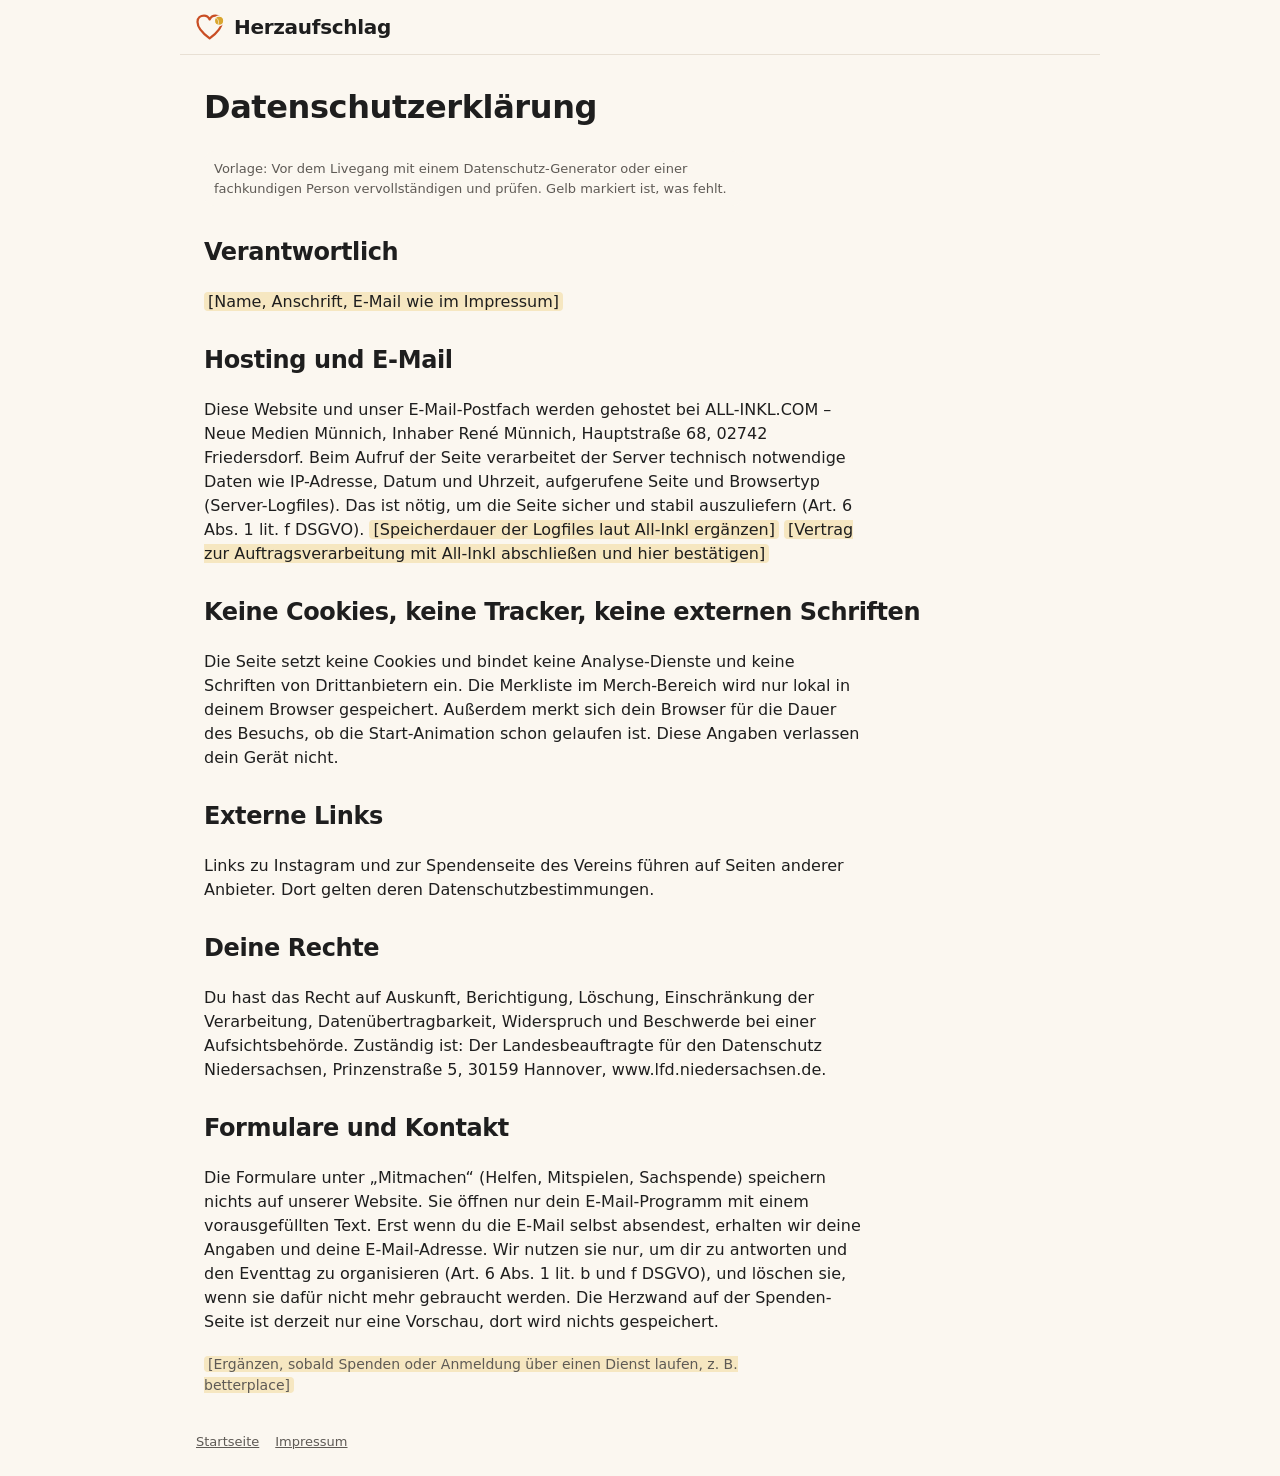
<file: datenschutz.html>
<!DOCTYPE html>
<html lang="de">
<head>
<meta charset="utf-8">
<meta name="viewport" content="width=device-width, initial-scale=1">
<title>Datenschutz – Herzaufschlag</title>
<meta name="robots" content="noindex">
<link rel="icon" href="assets/logo.svg" type="image/svg+xml">
<link rel="manifest" href="/manifest.json">
<link rel="apple-touch-icon" href="/assets/icons/apple-touch-icon.png">
<meta name="theme-color" content="#C94E24">
<meta name="apple-mobile-web-app-capable" content="yes">
<meta name="mobile-web-app-capable" content="yes">
<meta name="apple-mobile-web-app-title" content="Herzaufschlag">
<meta name="apple-mobile-web-app-status-bar-style" content="default">
<link rel="stylesheet" href="assets/style.css?v=202611150057">
</head>
<body>
<div class="app">
  <header class="top">
    <a class="brand" href="./"><img src="assets/logo.svg" width="30" height="27" alt="">Herzaufschlag</a>
  </header>
  <main class="page legal">
    <h1>Datenschutzerklärung</h1>
    <p class="note">Vorlage: Vor dem Livegang mit einem Datenschutz-Generator oder einer fachkundigen Person vervollständigen und prüfen. Gelb markiert ist, was fehlt.</p>
    <h2>Verantwortlich</h2>
    <p><span class="ph">[Name, Anschrift, E-Mail wie im Impressum]</span></p>
    <h2>Hosting und E-Mail</h2>
    <p>Diese Website und unser E-Mail-Postfach werden gehostet bei ALL-INKL.COM – Neue Medien Münnich, Inhaber René Münnich, Hauptstraße 68, 02742 Friedersdorf. Beim Aufruf der Seite verarbeitet der Server technisch notwendige Daten wie IP-Adresse, Datum und Uhrzeit, aufgerufene Seite und Browsertyp (Server-Logfiles). Das ist nötig, um die Seite sicher und stabil auszuliefern (Art. 6 Abs. 1 lit. f DSGVO). <span class="ph">[Speicherdauer der Logfiles laut All-Inkl ergänzen]</span> <span class="ph">[Vertrag zur Auftragsverarbeitung mit All-Inkl abschließen und hier bestätigen]</span></p>
    <h2>Keine Cookies, keine Tracker, keine externen Schriften</h2>
    <p>Die Seite setzt keine Cookies und bindet keine Analyse-Dienste und keine Schriften von Drittanbietern ein. Die Merkliste im Merch-Bereich wird nur lokal in deinem Browser gespeichert. Außerdem merkt sich dein Browser für die Dauer des Besuchs, ob die Start-Animation schon gelaufen ist. Diese Angaben verlassen dein Gerät nicht.</p>
    <h2>Externe Links</h2>
    <p>Links zu Instagram und zur Spendenseite des Vereins führen auf Seiten anderer Anbieter. Dort gelten deren Datenschutzbestimmungen.</p>
    <h2>Deine Rechte</h2>
    <p>Du hast das Recht auf Auskunft, Berichtigung, Löschung, Einschränkung der Verarbeitung, Datenübertragbarkeit, Widerspruch und Beschwerde bei einer Aufsichtsbehörde. Zuständig ist: Der Landesbeauftragte für den Datenschutz Niedersachsen, Prinzenstraße 5, 30159 Hannover, www.lfd.niedersachsen.de.</p>
    <h2>Formulare und Kontakt</h2>
    <p>Die Formulare unter „Mitmachen“ (Helfen, Mitspielen, Sachspende) speichern nichts auf unserer Website. Sie öffnen nur dein E-Mail-Programm mit einem vorausgefüllten Text. Erst wenn du die E-Mail selbst absendest, erhalten wir deine Angaben und deine E-Mail-Adresse. Wir nutzen sie nur, um dir zu antworten und den Eventtag zu organisieren (Art. 6 Abs. 1 lit. b und f DSGVO), und löschen sie, wenn sie dafür nicht mehr gebraucht werden. Die Herzwand auf der Spenden-Seite ist derzeit nur eine Vorschau, dort wird nichts gespeichert.</p>
    <p class="small muted"><span class="ph">[Ergänzen, sobald Spenden oder Anmeldung über einen Dienst laufen, z. B. betterplace]</span></p>
  </main>
  <footer class="foot"><a href="./">Startseite</a><a href="impressum.html">Impressum</a></footer>
</div>
</body>
</html>
</file>
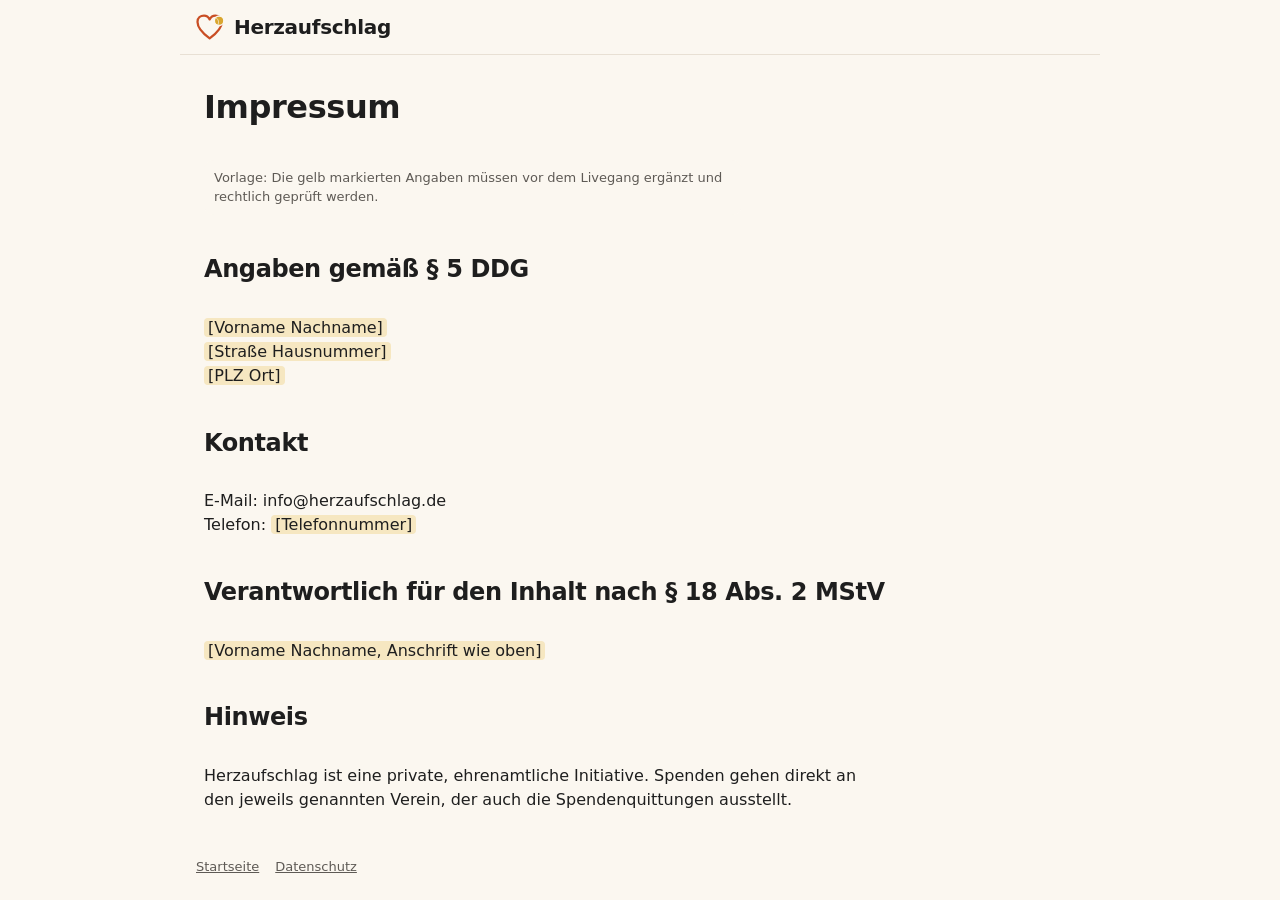
<file: impressum.html>
<!DOCTYPE html>
<html lang="de">
<head>
<meta charset="utf-8">
<meta name="viewport" content="width=device-width, initial-scale=1">
<title>Impressum – Herzaufschlag</title>
<meta name="robots" content="noindex">
<link rel="icon" href="assets/logo.svg" type="image/svg+xml">
<link rel="manifest" href="/manifest.json">
<link rel="apple-touch-icon" href="/assets/icons/apple-touch-icon.png">
<meta name="theme-color" content="#C94E24">
<meta name="apple-mobile-web-app-capable" content="yes">
<meta name="mobile-web-app-capable" content="yes">
<meta name="apple-mobile-web-app-title" content="Herzaufschlag">
<meta name="apple-mobile-web-app-status-bar-style" content="default">
<link rel="stylesheet" href="assets/style.css?v=202611150057">
</head>
<body>
<div class="app">
  <header class="top">
    <a class="brand" href="./"><img src="assets/logo.svg" width="30" height="27" alt="">Herzaufschlag</a>
  </header>
  <main class="page legal">
    <h1>Impressum</h1>
    <p class="note">Vorlage: Die gelb markierten Angaben müssen vor dem Livegang ergänzt und rechtlich geprüft werden.</p>
    <h2>Angaben gemäß § 5 DDG</h2>
    <p><span class="ph">[Vorname Nachname]</span><br><span class="ph">[Straße Hausnummer]</span><br><span class="ph">[PLZ Ort]</span></p>
    <h2>Kontakt</h2>
    <p>E-Mail: info@herzaufschlag.de<br>Telefon: <span class="ph">[Telefonnummer]</span></p>
    <h2>Verantwortlich für den Inhalt nach § 18 Abs. 2 MStV</h2>
    <p><span class="ph">[Vorname Nachname, Anschrift wie oben]</span></p>
    <h2>Hinweis</h2>
    <p>Herzaufschlag ist eine private, ehrenamtliche Initiative. Spenden gehen direkt an den jeweils genannten Verein, der auch die Spendenquittungen ausstellt.</p>
  </main>
  <footer class="foot"><a href="./">Startseite</a><a href="datenschutz.html">Datenschutz</a></footer>
</div>
</body>
</html>
</file>
<file: assets/style.css>
/* Herzaufschlag – gemeinsames Stylesheet für alle Seiten.
   Schriften: Systemschriften, damit keine Daten an Google Fonts gehen (DSGVO). */
:root{
  --bg:#FBF7F0; --surface:#FFFFFF; --ink:#1E1E1E; --muted:#5E5A55; --line:#E8E0D4;
  --heart:#C94E24; --gold:#D9A62E; --gold-soft:#F6E7C1; --heart-soft:#F8E1D7;
  --display:"Avenir Next","Segoe UI Variable Display","Segoe UI",system-ui,-apple-system,sans-serif;
  --body:system-ui,-apple-system,"Segoe UI",Roboto,sans-serif;
  color-scheme:light;
}
@media (prefers-color-scheme: dark){
  :root:not([data-theme="light"]){
    --bg:#121212; --surface:#1C1C1C; --ink:#F5F5F4; --muted:#B4B4B0; --line:#2E2E2E;
    --heart:#EE7448; --gold:#F1C454; --gold-soft:#2A2618; --heart-soft:#2E1E18; color-scheme:dark;
  }
}
:root[data-theme="dark"]{
  --bg:#121212; --surface:#1C1C1C; --ink:#F5F5F4; --muted:#B4B4B0; --line:#2E2E2E;
  --heart:#EE7448; --gold:#F1C454; --gold-soft:#2A2618; --heart-soft:#2E1E18; color-scheme:dark;
}
*{box-sizing:border-box}
html,body{margin:0}
body{background:var(--bg);color:var(--ink);font-family:var(--body);font-size:16px;line-height:1.5;-webkit-font-smoothing:antialiased}
.app{max-width:520px;margin:0 auto;min-height:100vh;display:flex;flex-direction:column}
.app.with-tabs{padding-bottom:84px}
header.top{position:sticky;top:0;z-index:5;background:var(--bg);display:flex;align-items:center;justify-content:space-between;gap:12px;padding:12px 16px;border-bottom:1px solid var(--line)}
.brand{display:flex;align-items:center;gap:8px;font-family:var(--display);font-weight:600;font-size:20px;letter-spacing:-.3px;color:var(--ink);text-decoration:none}
.btn{display:inline-flex;align-items:center;justify-content:center;gap:8px;min-height:44px;padding:0 18px;border-radius:999px;border:0;font:600 15px var(--body);cursor:pointer;text-decoration:none}
.btn-primary{background:var(--heart);color:#fff}
.btn-ghost{background:transparent;color:var(--ink);border:1.5px solid var(--line)}
.btn-sm{min-height:40px;padding:0 14px;font-size:14px}
.btn:focus-visible,a:focus-visible,button:focus-visible{outline:3px solid var(--gold);outline-offset:2px}
main{flex:1}
.page{padding:20px 16px;display:flex;flex-direction:column;gap:24px}
section.view{display:none;padding:20px 16px;flex-direction:column;gap:24px}
section.view.active{display:flex}
h1,h2,h3{font-family:var(--display);font-weight:600;margin:0;text-wrap:balance;letter-spacing:-.4px}
h2{font-size:24px}
h3{font-size:18px}
p{margin:0}
a{color:var(--heart)}
.muted{color:var(--muted)}
.small{font-size:14px}
.hero{display:flex;flex-direction:column;align-items:center;text-align:center;gap:14px;padding:8px 0 4px}
.logo{position:relative;width:320px;height:185px;cursor:pointer}
.logo svg{position:absolute;left:62px;top:0;width:196px;height:172px}
.logo .word{position:absolute;left:0;right:0;top:92px;font-family:var(--display);font-weight:700;font-size:44px;letter-spacing:-1px;line-height:1;color:var(--ink);
  text-shadow:3px 0 0 var(--bg),-3px 0 0 var(--bg),0 3px 0 var(--bg),0 -3px 0 var(--bg),2px 2px 0 var(--bg),-2px 2px 0 var(--bg),2px -2px 0 var(--bg),-2px -2px 0 var(--bg)}
.tagline{font-size:14px;font-weight:600;color:var(--heart)}
.actions{display:flex;gap:10px;flex-wrap:wrap;justify-content:center}
.actions.left{justify-content:flex-start}
.stories{display:flex;gap:14px;overflow-x:auto;padding:4px 2px 8px;scrollbar-width:none}
.stories::-webkit-scrollbar{display:none}
.story{flex:0 0 auto;display:flex;flex-direction:column;align-items:center;gap:6px;width:72px;color:var(--ink);font:500 12px var(--body);text-decoration:none}
.ring{width:64px;height:64px;border-radius:50%;padding:3px;background:conic-gradient(var(--heart),var(--gold),var(--heart))}
.ring.add{background:var(--line)}
.ring span{display:flex;width:100%;height:100%;border-radius:50%;background:var(--surface);border:2px solid var(--bg);align-items:center;justify-content:center;font:700 15px var(--display);color:var(--heart)}
.story small{text-align:center;line-height:1.2}
.card{background:var(--surface);border:1px solid var(--line);border-radius:16px;padding:16px;display:flex;flex-direction:column;gap:10px}
.card.accent{background:var(--heart-soft);border-color:transparent}
.card.gold{background:var(--gold-soft);border-color:transparent}
.list{display:flex;flex-direction:column;gap:12px;margin:0;padding:0;list-style:none}
.row{display:flex;gap:12px;align-items:flex-start}
.dot{flex:0 0 36px;height:36px;border-radius:50%;display:flex;align-items:center;justify-content:center;background:var(--heart-soft);color:var(--heart);font:700 15px var(--display)}
.chips{display:flex;flex-wrap:wrap;gap:6px;margin-top:4px}
.chip{font-size:13px;font-weight:500;padding:4px 10px;border-radius:999px;background:var(--bg);border:1px solid var(--line);color:var(--ink)}
.chip.ex{border-style:dashed;color:var(--muted)}
.chip.live{background:var(--heart);border-color:var(--heart);color:#fff}
.venue{padding:12px 0;border-bottom:1px solid var(--line)}
.venue:last-child{border-bottom:0}
.city{display:flex;justify-content:space-between;align-items:center;gap:12px;padding:14px 0;border-bottom:1px solid var(--line);color:var(--ink);text-decoration:none}
.city:last-child{border-bottom:0}
.city b{font-family:var(--display);font-size:18px}
.stamps{display:grid;grid-template-columns:repeat(4,1fr);gap:10px}
.stamp{aspect-ratio:1;border-radius:50%;border:2px dashed var(--line);display:flex;align-items:center;justify-content:center;text-align:center;font-size:11px;font-weight:500;color:var(--muted);padding:4px}
.stamp.on{border:2px solid var(--heart);color:var(--heart);background:var(--heart-soft)}
.grid{display:grid;grid-template-columns:1fr 1fr;gap:12px}
.product{background:var(--surface);border:1px solid var(--line);border-radius:16px;overflow:hidden;display:flex;flex-direction:column}
.product .img{aspect-ratio:1;display:flex;align-items:center;justify-content:center}
.product .img.a{background:var(--heart-soft)}.product .img.b{background:var(--gold-soft)}
.product .meta{padding:10px 12px 12px;display:flex;flex-direction:column;gap:6px}
.product .name{font-weight:700;font-size:14px}
.save{align-self:flex-start;min-height:36px;padding:0 12px;border-radius:999px;border:1.5px solid var(--line);background:transparent;color:var(--ink);font:500 13px var(--body);cursor:pointer}
.save[aria-pressed="true"]{background:var(--heart);border-color:var(--heart);color:#fff}
.pkg{display:flex;justify-content:space-between;gap:12px;padding:10px 0;border-bottom:1px solid var(--line)}
.pkg:last-child{border-bottom:0}
.pkg b{font-family:var(--display)}
label{font-size:14px;font-weight:500}
input,select{width:100%;min-height:44px;border-radius:12px;border:1.5px solid var(--line);background:var(--bg);color:var(--ink);padding:0 12px;font:16px var(--body)}
.form{display:flex;flex-direction:column;gap:10px}
.note{font-size:13px;color:var(--muted);background:var(--bg);border-radius:10px;padding:8px 10px}
.status{font-size:14px;font-weight:500;color:var(--heart)}
.social{display:flex;gap:10px;flex-wrap:wrap}
.social a{display:inline-flex;align-items:center;gap:8px;min-height:44px;padding:0 14px;border-radius:999px;border:1.5px solid var(--line);color:var(--ink);text-decoration:none;font-weight:500;font-size:14px}
.social svg{width:20px;height:20px}
footer.foot{padding:8px 16px 24px;display:flex;flex-wrap:wrap;gap:6px 16px;font-size:13px;color:var(--muted)}
footer.foot a{color:var(--muted)}
nav.tabs{position:fixed;left:0;right:0;bottom:0;z-index:6;background:var(--surface);border-top:1px solid var(--line);padding-bottom:env(safe-area-inset-bottom)}
nav.tabs ul{max-width:520px;margin:0 auto;padding:0;list-style:none;display:grid;grid-template-columns:repeat(5,1fr)}
nav.tabs a{display:flex;flex-direction:column;align-items:center;gap:2px;padding:8px 0 10px;min-height:56px;color:var(--muted);text-decoration:none;font-size:11.5px;font-weight:500}
nav.tabs a[aria-current="page"]{color:var(--heart)}
nav.tabs svg{width:24px;height:24px}
.legal h2{margin-top:8px}
.legal p,.legal li{max-width:65ch}
.ph{background:var(--gold-soft);padding:0 4px;border-radius:4px}
@media (prefers-reduced-motion: no-preference){ section.view.active{animation:fade .18s ease-out} @keyframes fade{from{opacity:.6}to{opacity:1}} }
.notice{display:flex;align-items:center;justify-content:center;gap:10px;padding:10px 16px;background:var(--gold-soft);color:var(--ink);font-size:14px;line-height:1.35;text-align:left}
.notice svg{flex:0 0 22px;width:22px;height:22px}
.notice b{font-weight:600}
.venue .addr{display:block;font-size:14px;margin:2px 0 6px}
.nav-btns{display:flex;flex-wrap:wrap;gap:8px;margin-top:10px}
.nav-btns .btn{flex:1 1 auto;text-align:center}
.patron-row{display:flex;justify-content:space-around;gap:12px;margin:14px 0}
.patron{display:flex;flex-direction:column;align-items:center;gap:6px;text-align:center}
.patron .ring{background:none;border:2px dashed var(--muted);padding:2px}
.patron .ring span{font-size:22px;font-weight:700;color:var(--muted)}
.paths{display:grid;grid-template-columns:repeat(2,1fr);gap:10px;margin:4px 0 16px}
@media(min-width:760px){.paths{grid-template-columns:repeat(4,1fr)}}
.path{display:flex;flex-direction:column;align-items:center;text-align:center;gap:4px;padding:12px 6px;border-radius:16px;background:var(--surface);border:1px solid var(--line)}
.dot .ico{width:18px;height:18px}
.path .dot{flex:none;width:36px}
.path b{font-size:14px}
.path small{font-size:11.5px;color:var(--muted);line-height:1.3}
/* Tablet und Desktop: breiter, Karten nebeneinander. Handy bleibt unverändert. */
@media (min-width:760px){
  .app{max-width:920px}
  nav.tabs ul{max-width:920px}
  section.view.active,.page{display:grid;grid-template-columns:1fr 1fr;gap:20px;align-items:start;padding:28px 24px}
  section.view>*,.page>*{grid-column:1/-1}
  section.view>.card,.page>.card{grid-column:auto}
  section.view>.card.wide,.page>.card.wide{grid-column:1/-1}
  .card.wide.patrons .btn{align-self:flex-start;padding-left:40px;padding-right:40px}
  .card.follow{flex-direction:row;align-items:center;justify-content:space-between}
  .stories{justify-content:center;flex-wrap:wrap;overflow:visible}
  .story{width:96px}
  .grid{grid-template-columns:repeat(4,1fr)}
  .hero .muted{max-width:60ch}
}
.btn-disabled{opacity:.45;cursor:not-allowed;pointer-events:none}
button.path{font:inherit;color:var(--ink);cursor:pointer;-webkit-tap-highlight-color:transparent}
button.path:active{transform:scale(.97)}
button.path:hover{border-color:var(--heart)}
#card-mitspielen,#card-helfen,#card-fan{scroll-margin-top:72px}
.card.flash{animation:flash 1.2s ease-out}
@keyframes flash{0%{box-shadow:0 0 0 3px var(--heart)}100%{box-shadow:0 0 0 0 transparent}}
button.path.active{border:2px solid var(--heart);background:var(--heart-soft)}
.card.selected{border:2px solid var(--heart)}
button.chip.pick{font:inherit;font-size:13px;font-weight:500;cursor:pointer;-webkit-tap-highlight-color:transparent;padding:7px 12px}
button.chip.pick[aria-pressed="true"]{background:var(--heart);border-color:var(--heart);color:#fff}
button.chip.pick[aria-pressed="true"]::before{content:"✓ "}
textarea{width:100%;border-radius:12px;border:1.5px solid var(--line);background:var(--bg);color:var(--ink);padding:10px 12px;font:16px var(--body);resize:vertical;box-sizing:border-box}
.product .img.photo{background:#F7EFE6;padding:0}
.product .img.photo img{width:100%;height:100%;object-fit:cover;display:block}
/* Logo-Intro */
.logo .mark{overflow:visible}
.logo .hz-ball,.logo .hz-heart{transform-box:fill-box;transform-origin:center}
.logo.intro .hz-ball{animation:ballIn .75s cubic-bezier(.2,.8,.25,1) both}
.logo.intro .hz-heart{animation:beat .5s ease-out .7s both}
@keyframes ballIn{0%{transform:translate(140px,-120px) scale(.35);opacity:0}60%{opacity:1}100%{transform:none;opacity:1}}
@keyframes beat{0%{transform:scale(1)}40%{transform:scale(1.08)}100%{transform:scale(1)}}
/* Spenden-Herz */
.barometer{display:flex;align-items:center;gap:16px}
.barometer svg{width:96px;height:90px;flex:0 0 96px;overflow:visible}
.bm-bg{fill:var(--bg)}
.bm-wave{fill:var(--heart)}
.bm-tag{display:inline-block;align-self:flex-start;margin:2px 0 4px;font-size:11px;font-weight:600;color:var(--muted,#7a6f66);border:1px solid currentColor;border-radius:99px;padding:1px 7px;vertical-align:middle}
.barometer.beat svg{animation:bmBeat .7s ease-out}
@keyframes bmBeat{0%{transform:scale(1)}40%{transform:scale(1.08)}100%{transform:scale(1)}}
.bm-text{display:flex;flex-direction:column;gap:4px}
.bm-pct{font-family:var(--display);font-size:22px;color:var(--heart)}
/* Herz beim Antippen */
.tap-heart{position:fixed;z-index:50;pointer-events:none;transform:translate(-50%,-50%);animation:tapHeart .7s ease-out forwards}
@keyframes tapHeart{0%{transform:translate(-50%,-50%) scale(.3);opacity:.95}50%{transform:translate(-50%,-80%) scale(1.1);opacity:.9}100%{transform:translate(-50%,-140%) scale(.9);opacity:0}}
/* App-Übergänge zwischen den Tabs */
header.top{view-transition-name:topbar}
nav.tabs{view-transition-name:tabs}
.app.with-tabs main{view-transition-name:page}
::view-transition-old(page){animation:vtOut .18s ease-in both}
::view-transition-new(page){animation:vtIn .24s ease-out both}
html[data-dir="back"]::view-transition-old(page){animation-name:vtOutBack}
html[data-dir="back"]::view-transition-new(page){animation-name:vtInBack}
@keyframes vtOut{to{opacity:0;transform:translateX(-24px)}}
@keyframes vtIn{from{opacity:0;transform:translateX(24px)}}
@keyframes vtOutBack{to{opacity:0;transform:translateX(24px)}}
@keyframes vtInBack{from{opacity:0;transform:translateX(-24px)}}
/* Partner-Seite */
.back{font-weight:600;color:var(--heart);text-decoration:none;align-self:flex-start}
.test-note{border:1.5px dashed var(--gold)}
.partner-hero{padding:0;overflow:hidden}
.partner-hero>p{padding:0 16px 16px;margin:0}
.photo-ph{aspect-ratio:16/9;background:linear-gradient(135deg,var(--heart-soft),var(--gold-soft));display:flex;align-items:center;justify-content:center;text-align:center;color:var(--muted);font-weight:600}
.partner-head{display:flex;align-items:center;gap:14px;padding:16px 16px 0}
.partner-head h2{margin:0;font-size:22px;line-height:1.2}
.logo-ph{flex:0 0 64px;height:64px;border-radius:14px;border:1.5px dashed var(--muted);display:flex;align-items:center;justify-content:center;text-align:center;font-size:11px;font-weight:700;color:var(--muted);line-height:1.2;background:var(--surface)}
.qa{border-top:1px solid var(--line);padding-top:10px}
.qa .q{font-weight:700;margin:0 0 4px}
.qa .a{margin:0}
.ph-text{color:var(--muted);font-style:italic;font-size:14px}
.impact{display:grid;grid-template-columns:repeat(3,1fr);gap:10px}
.impact div{background:var(--surface);border-radius:14px;padding:12px;display:flex;flex-direction:column;gap:4px;text-align:center}
.impact b{font-family:var(--display);font-size:20px;color:var(--heart)}
/* Social-Symbole im Header */
header.top{flex-wrap:nowrap}
header.top .btn{flex:none}
.social-top{display:flex;gap:2px;margin-left:auto;margin-right:4px}
.social-top a{display:flex;align-items:center;justify-content:center;width:34px;height:34px;border-radius:50%;color:var(--ink);opacity:.8}
.social-top a:hover{opacity:1;background:var(--heart-soft);color:var(--heart)}
.social-top svg{width:20px;height:20px}
@media (max-width:440px){
  .social-top{order:3;width:100%;justify-content:center;margin:2px 0 -4px;gap:10px}
  .social-top a{width:32px;height:30px}
}
.toast{position:fixed;left:50%;bottom:96px;transform:translate(-50%,20px);background:var(--ink);color:var(--bg);padding:10px 16px;border-radius:999px;font-size:14px;font-weight:600;opacity:0;pointer-events:none;transition:opacity .2s,transform .2s;z-index:60;white-space:nowrap}
.toast.show{opacity:1;transform:translate(-50%,0)}
.social.icons{gap:8px}
.social.icons a{width:44px;height:44px;padding:0;justify-content:center;border-radius:50%}
.social.icons a:hover{border-color:var(--heart);color:var(--heart)}
.social.icons svg{width:22px;height:22px}
.challenges{display:grid;grid-template-columns:repeat(2,1fr);gap:10px}
.challenges div{background:var(--surface);border-radius:14px;padding:12px;display:flex;flex-direction:column;gap:3px}
.challenges .ico{width:20px;height:20px;color:var(--heart)}
.challenges b{font-size:14px}
.challenges small{font-size:12.5px;color:var(--muted);line-height:1.35}
@media (min-width:760px){.challenges{grid-template-columns:repeat(3,1fr)}}

.v-head{display:flex;align-items:center;justify-content:space-between;gap:12px;margin-bottom:2px}
.v-logo{flex:none;height:42px;width:auto;border-radius:8px;background:#fff;box-shadow:0 1px 3px rgba(31,26,23,.15)}
.v-logo.round{height:44px;border-radius:50%}
.ring span.logo-in{overflow:hidden;padding:0}
.ring span.logo-in img{width:100%;height:100%;object-fit:cover;border-radius:50%;display:block}
.ring span.logo-in.dark{background:#141210}
.zoom-photo{position:relative;margin:0;border-radius:22px;overflow:hidden;background:#1F1A17;box-shadow:0 10px 30px rgba(31,26,23,.18)}
.zoom-frame{aspect-ratio:4/3;overflow:hidden}
.zoom-frame img{width:100%;height:100%;object-fit:cover;display:block;transform:scale(var(--z,1.18));transform-origin:50% 60%;will-change:transform;transition:transform .08s linear}
.zoom-photo figcaption{position:absolute;left:0;right:0;bottom:0;padding:48px 18px 16px;color:#FBF7F0;background:linear-gradient(to top,rgba(31,26,23,.78),rgba(31,26,23,0));display:flex;flex-direction:column;gap:2px}
.zoom-photo figcaption b{font:600 22px var(--display);letter-spacing:-.01em}
.zoom-photo figcaption span{font-size:14px;opacity:.9}
.zoom-photo .ki-hint{position:absolute;top:10px;right:12px;font-size:10px;color:#FBF7F0;background:rgba(31,26,23,.45);padding:3px 8px;border-radius:99px}
@media (prefers-reduced-motion:reduce){.zoom-frame img{transform:none!important;transition:none}}
.mission{grid-column:1/-1;color:#FBF7F0}
.mission .zoom-frame{aspect-ratio:auto;position:absolute;inset:0}
.mission .zoom-frame img{transform-origin:50% 70%}
.mission::after{content:"";position:absolute;inset:0;background:linear-gradient(180deg,rgba(31,26,23,.88) 0%,rgba(31,26,23,.62) 48%,rgba(31,26,23,.25) 75%,rgba(31,26,23,.55) 100%);pointer-events:none}
.mission-in{position:relative;z-index:1;padding:30px 22px 26px;min-height:560px;display:flex;flex-direction:column;gap:16px}
.mission .eyebrow{margin:0;font-size:14px;font-weight:600;color:#D9A62E}
.mission h2{margin:0;font:600 30px/1.12 var(--display);letter-spacing:-.02em;color:#FBF7F0}
.mission-facts{list-style:none;margin:6px 0 0;padding:0;display:grid;gap:10px}
.mission-facts li{display:flex;align-items:baseline;gap:12px}
.mission-facts b{font:600 20px var(--display);color:#D9A62E;min-width:96px}
.mission-facts span{font-size:15px;opacity:.95}
.mission .actions{margin-top:auto}
.btn-light{background:#FBF7F0;color:#1F1A17}
.btn-outline-light{background:transparent;color:#FBF7F0;border:1.5px solid rgba(251,247,240,.7)}
.mission .ki-hint{z-index:2}
@media(min-width:760px){.mission-in{min-height:520px;padding:44px 40px;max-width:560px}.mission h2{font-size:38px}}
.claim{margin:6px 0 2px;font:600 22px/1.2 var(--display);letter-spacing:-.02em;color:var(--ink);text-align:center}
.claim span{color:var(--heart)}
.pillars{display:flex;flex-direction:column;gap:12px;grid-column:1/-1}
.pillars .eyebrow{margin:0;font-size:14px;font-weight:600;color:var(--heart)}
.pillars h2{margin:0;font-size:28px}
.pillar-grid{display:grid;grid-template-columns:1fr 1fr;gap:10px}
.pillar{display:flex;flex-direction:column;gap:4px;padding:14px;border-radius:18px;background:var(--surface,#fff);border:1px solid var(--line);color:var(--ink);text-decoration:none;transition:transform .15s}
.pillar:active{transform:scale(.98)}
.p-ico{display:flex;color:var(--heart)}
.p-ico .ico{width:24px;height:24px}
.pillar b{font:600 17px var(--display);margin-top:4px}
.pillar small{font-size:13px;color:var(--muted);line-height:1.35}
.no-racket{margin:2px 0 0;padding:12px 14px;border-radius:14px;background:var(--gold-soft,#F6E7C1);font-size:14px}
@media(min-width:760px){.pillar-grid{grid-template-columns:repeat(4,1fr)}}
.amounts{display:flex;flex-wrap:wrap;gap:8px;margin:4px 0}
.amt{font:inherit;font-weight:600;font-size:16px;padding:10px 16px;border-radius:999px;border:1.5px solid var(--line);background:var(--bg);color:var(--ink);cursor:pointer;-webkit-tap-highlight-color:transparent}
.amt.other{font-weight:600;font-size:14px}
.amt[aria-pressed="true"]{background:var(--heart);border-color:var(--heart);color:#fff}
.amt-input{font:inherit;font-size:16px;padding:10px 14px;border-radius:12px;border:1.5px solid var(--line);background:var(--bg);max-width:200px}
.hw-head{display:flex;align-items:center;justify-content:space-between;gap:8px}
.hw-ticker{display:flex;align-items:center;gap:8px;margin:2px 0;padding:8px 12px;border-radius:999px;background:var(--bg);font-size:13px;font-weight:600;overflow:hidden;white-space:nowrap}
.hw-ticker #hw-tick{overflow:hidden;text-overflow:ellipsis}
.hw-ticker #hw-tick.in{animation:hwIn .4s ease-out}
@keyframes hwIn{from{opacity:0;transform:translateY(6px)}to{opacity:1;transform:none}}
.hw-wall{display:grid;grid-template-columns:repeat(8,1fr);gap:4px;padding:10px;border-radius:16px;background:var(--bg)}
.hw-heart{font-size:26px;line-height:1;background:none;border:0;padding:4px 0;cursor:pointer;-webkit-tap-highlight-color:transparent;animation:hwPop .3s ease-out both;transition:transform .15s}
.hw-heart.on{transform:scale(1.35)}
@keyframes hwPop{from{opacity:0;transform:scale(.8)}to{opacity:1;transform:scale(1)}}
.hw-detail{margin:0;min-height:20px;font-size:14px;font-weight:600;text-align:center}
.hw-try summary{cursor:pointer;font-weight:600;font-size:14px;color:var(--heart);padding:6px 0}
.hw-form{display:flex;flex-direction:column;gap:12px;margin-top:8px}
.hw-switch{display:flex;align-items:center;gap:10px;font-size:15px;font-weight:600}
.hw-switch input{width:20px;height:20px;accent-color:var(--heart)}
.hw-row{display:flex;flex-direction:column;gap:6px}
.hw-lbl,.hw-row label{font-size:13px;font-weight:600;color:var(--muted)}
.hw-row input,.hw-row select{font:inherit;font-size:16px;padding:9px 12px;border-radius:12px;border:1.5px solid var(--line);background:var(--bg)}
.hw-chips{display:flex;flex-wrap:wrap;gap:6px}
.hw-preview{display:flex;align-items:center;gap:10px;padding:12px 14px;border-radius:14px;background:var(--heart-soft,#F6DCD2);font-weight:700}
.hw-heart.big{font-size:28px;color:var(--heart);animation:none;padding:0;cursor:default}
@media (prefers-reduced-motion:reduce){.hw-heart{animation:none}}
/* Stadt-Skyline im Header */
.skyline{display:block;height:28px;width:auto;overflow:visible}
.sk-line{fill:none;stroke:var(--heart);stroke-width:1.6;stroke-linecap:round;stroke-linejoin:round;stroke-dasharray:1;stroke-dashoffset:0}
.skyline.draw .sk-line{animation:skDraw 1.4s cubic-bezier(.45,.05,.3,1) both}
.skyline.draw .sk-lantern{animation-delay:.75s;animation-duration:.4s}
@keyframes skDraw{from{stroke-dashoffset:1}to{stroke-dashoffset:0}}
.brand.city-a .skyline{height:32px}
.brand.city-b{position:relative}
.brand.city-b .skyline{position:absolute;left:36px;bottom:-6px;height:36px;opacity:.35;z-index:-1}
.brand.city-b .sk-line{stroke-width:1.4}
.logo.pre .hz-ball{opacity:0}
@media (prefers-reduced-motion:reduce){.skyline.draw .sk-line{animation:none}}
.city-name{margin-left:auto;margin-right:2px;font-family:var(--display);font-weight:600;font-size:15px;letter-spacing:-.2px;color:var(--ink);white-space:nowrap}
.city-name.pre{opacity:0;transform:translateX(-8px)}
.city-name.show{animation:cityIn .45s ease-out both}
@keyframes cityIn{from{opacity:0;transform:translateX(-8px)}to{opacity:1;transform:none}}
.brand.city-a{gap:6px;min-width:0}
.brand.city-a .skyline{height:28px;flex:0 1 auto;min-width:0}
.ring{position:relative}
.ok-badge{position:absolute;right:-2px;bottom:-2px;width:20px;height:20px;border-radius:50%;background:#2E8B57;color:#fff;font-size:12px;font-weight:800;display:flex;align-items:center;justify-content:center;border:2px solid var(--bg)}
.ok-text{color:#2E8B57;font-weight:700}
.ring span.logo-in.pc{background:#1F1A17;display:flex;align-items:center;justify-content:center}
.ring span.logo-in.pc span{color:#FBF7F0;font:700 10px/1.05 var(--display);text-align:center;text-transform:uppercase;letter-spacing:.04em}
.pc-mini{display:flex;align-items:center;justify-content:center;width:42px;height:42px;background:#1F1A17;color:#FBF7F0;font:700 13px var(--display)}
.interview{grid-column:1/-1;gap:12px}
.interview .eyebrow{margin:0;font-size:14px;font-weight:600;color:var(--heart)}
.interview h2{margin:0}
.iv-video{position:relative;aspect-ratio:4/5;max-height:480px;border-radius:18px;overflow:hidden;background:radial-gradient(120% 90% at 50% 35%,#3a2f29 0%,#1F1A17 70%);display:flex;align-items:center;justify-content:center;color:#FBF7F0}
.iv-play{width:68px;height:68px;border-radius:50%;background:var(--heart);display:flex;align-items:center;justify-content:center;box-shadow:0 8px 24px rgba(0,0,0,.35)}
.iv-play svg{width:30px;height:30px;margin-left:4px}
.iv-soon{position:absolute;top:12px;right:12px;font-size:11px;font-weight:700;background:rgba(251,247,240,.15);padding:4px 10px;border-radius:99px}
.iv-name{position:absolute;left:16px;bottom:14px;display:flex;flex-direction:column}
.iv-name b{font:600 20px var(--display)}
.iv-name small{font-size:13px;opacity:.85}
.iv-q{margin:0;padding-left:22px;display:flex;flex-direction:column;gap:6px;font-weight:500;font-size:15px}
.iv-q li::marker{color:var(--heart);font-weight:600}
.ring span.logo-in.pc span{background:transparent;width:auto;height:auto;border:0;box-shadow:none}
.ring .ok-badge{width:20px;height:20px;padding:0;background:#2E8B57;border:2px solid var(--bg)}
.ring span.ok-badge{color:#fff;font:800 11px/1 var(--display)}
.ring span.logo-in.tkh{background:#1F4E8C;display:flex;align-items:center;justify-content:center}
.ring span.logo-in.tkh span{background:transparent;width:auto;height:auto;border:0;color:#fff;font:800 15px var(--display);letter-spacing:.04em}
@media(min-width:760px){
  .view .interview{grid-column:1/-1;display:grid;grid-template-columns:minmax(260px,340px) 1fr;grid-template-rows:auto auto auto 1fr;column-gap:32px;row-gap:12px;align-items:start}
  .interview .eyebrow,.interview h2{grid-column:1/-1}
  .interview .iv-video{grid-column:1;grid-row:3/span 2}
  .interview > p.small{grid-column:2;grid-row:3;margin-top:8px}
  .interview .iv-q{grid-column:2;grid-row:4;font-size:17px;gap:12px}
  .brand.city-a .skyline{height:46px}
  .city-name{font-size:19px}
  .zoom-frame{aspect-ratio:16/9}
}
.ico{display:block;flex:none}
/* Partner werden (Startseite) */
.partner-paths{display:grid;gap:12px}
.partner-path{display:flex;flex-direction:column;gap:8px;padding:16px;border-radius:12px;background:var(--bg)}
.partner-path .btn{align-self:flex-start}
.city-pick{display:flex;gap:8px}
.city-pick select{flex:1;min-width:0}
#card-sponsor{scroll-margin-top:72px}
@media (min-width:760px){.partner-paths{grid-template-columns:1fr 1fr}}
/* Roter Faden (Hannover): gezeichnete Linie durch die Stadt */
.faden{grid-column:1/-1;margin:0;padding:20px 16px;border-radius:16px;background:var(--surface);border:1px solid var(--line);display:flex;flex-direction:column;gap:12px}
.faden svg{display:block;width:100%;max-width:640px;height:auto;margin:0 auto;overflow:visible}
.faden .thread{fill:none;stroke:var(--heart);stroke-width:4;stroke-linecap:round;stroke-linejoin:round;stroke-dasharray:1;stroke-dashoffset:0}
.faden .st path,.faden .st rect,.faden .st circle{fill:none;stroke:var(--heart);stroke-width:2;stroke-linecap:round;stroke-linejoin:round}
.faden .heart path{stroke-width:10}
.faden .st .ball{fill:var(--gold);stroke:none}
.faden text{font:500 22px var(--body);fill:var(--ink);text-anchor:middle}
.faden figcaption{display:flex;flex-direction:column;gap:4px;text-align:center}
.faden figcaption b{font:600 22px var(--display)}
.faden figcaption span{font-size:15px;color:var(--muted)}
.faden .st{transform-box:fill-box;transform-origin:center}
.faden.pre .thread{stroke-dashoffset:1}
.faden.pre .st{opacity:0}
.faden.draw .thread{transition:stroke-dashoffset 2.6s cubic-bezier(.45,.05,.3,1)}
.faden.draw .st{transition:opacity .5s ease-out var(--d)}
.faden.draw .heart{animation:beat .5s ease-out 2.9s both}
@media (prefers-reduced-motion:reduce){.faden.pre .thread{stroke-dashoffset:0}.faden.pre .st{opacity:1}}
/* Sachspende: Übergabe */
.handover{border:0;margin:0;padding:0;display:flex;flex-direction:column;gap:8px}
.handover legend{font-size:14px;font-weight:500;margin-bottom:4px;padding:0}
.radio{display:flex;align-items:center;gap:8px;font-weight:400;font-size:15px}
.radio input{width:20px;height:20px;min-height:0;accent-color:var(--heart);margin:0}
.pickup{display:flex;flex-direction:column;gap:10px}
.pickup[hidden]{display:none}
#card-sach{scroll-margin-top:72px}
</file>
